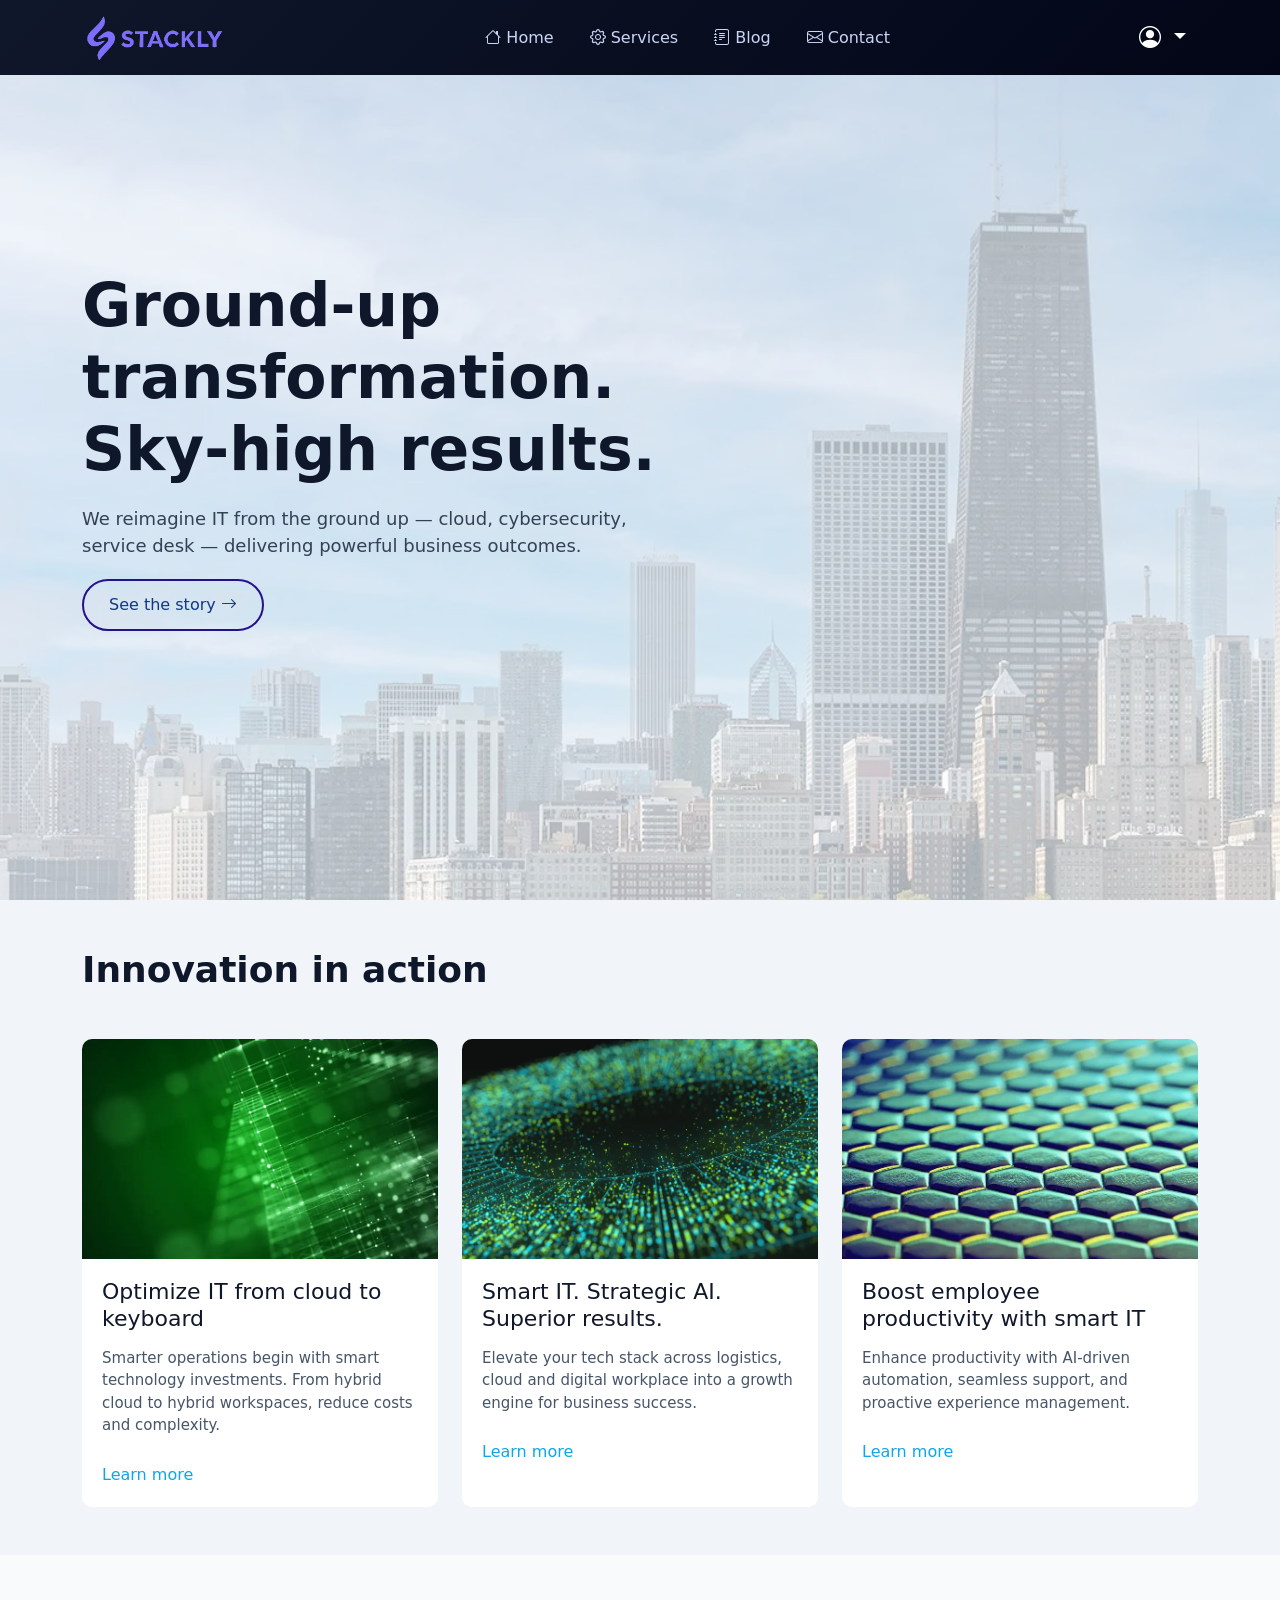
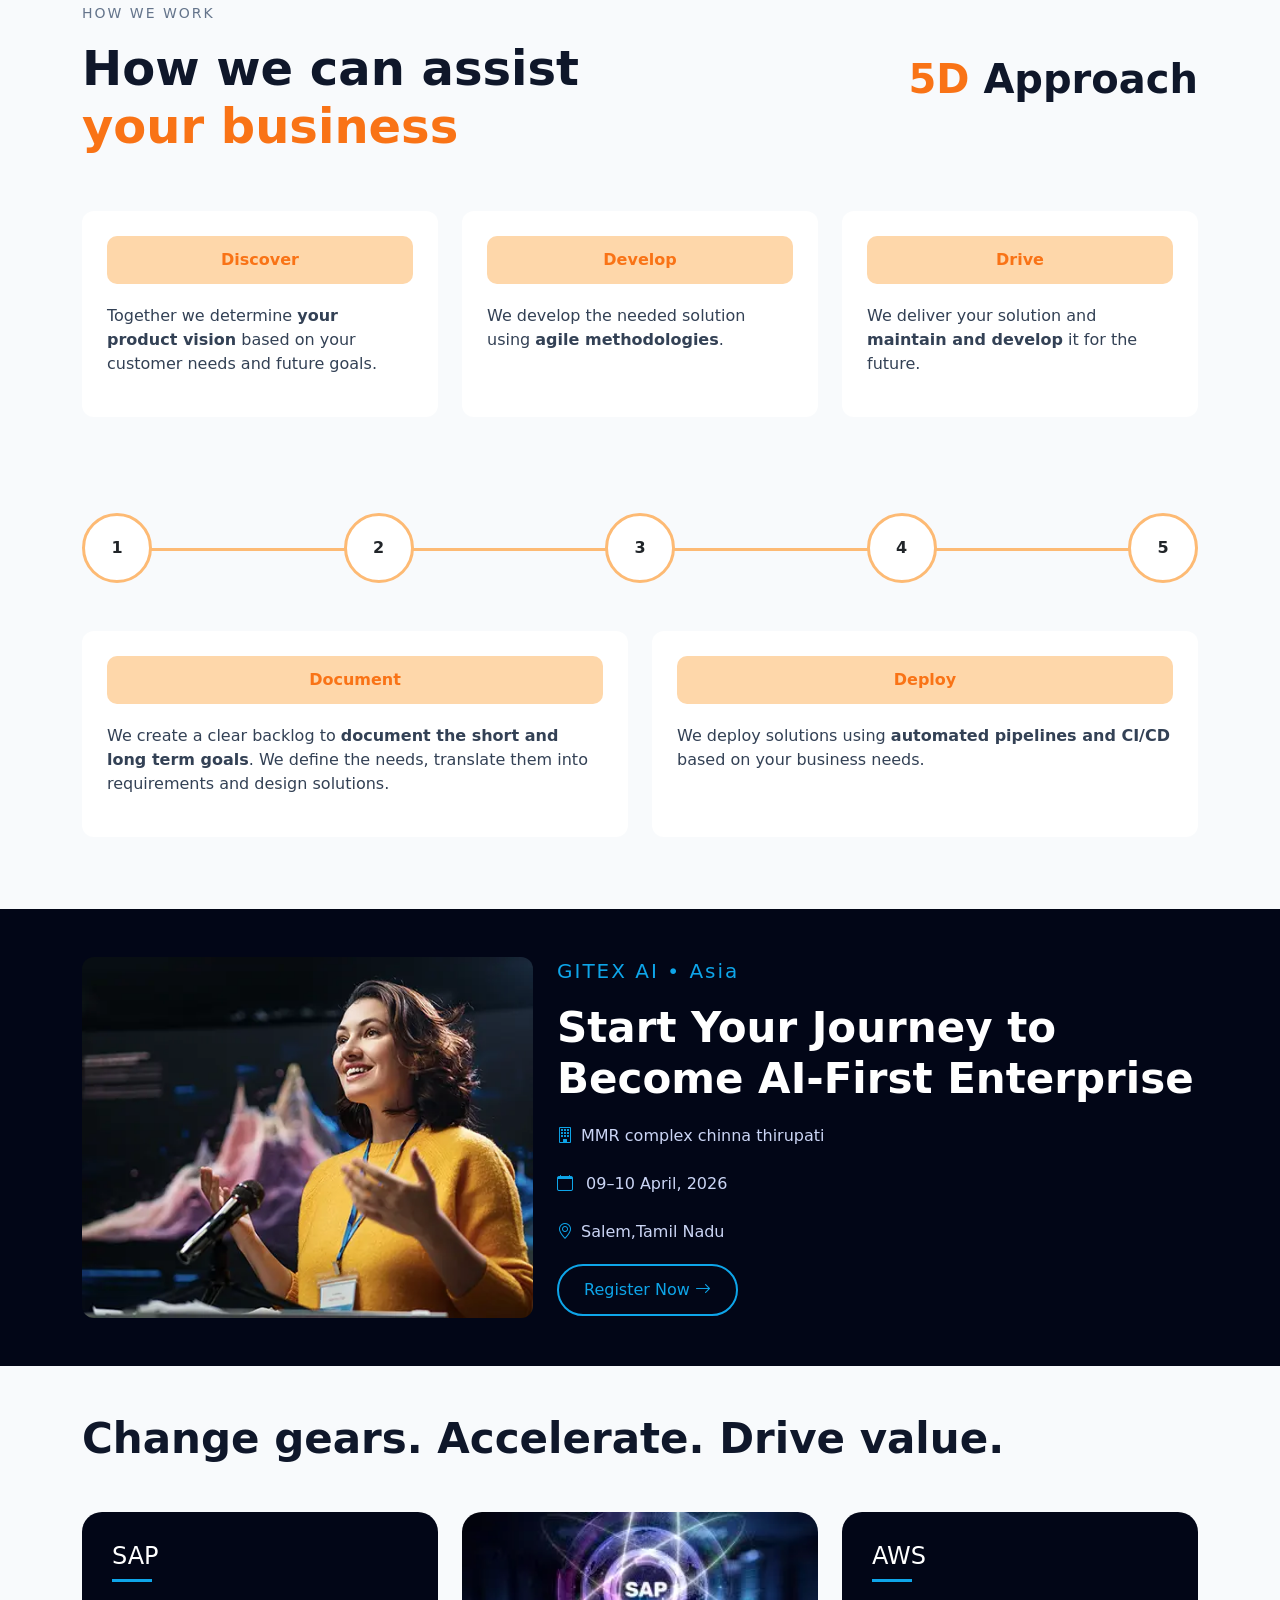
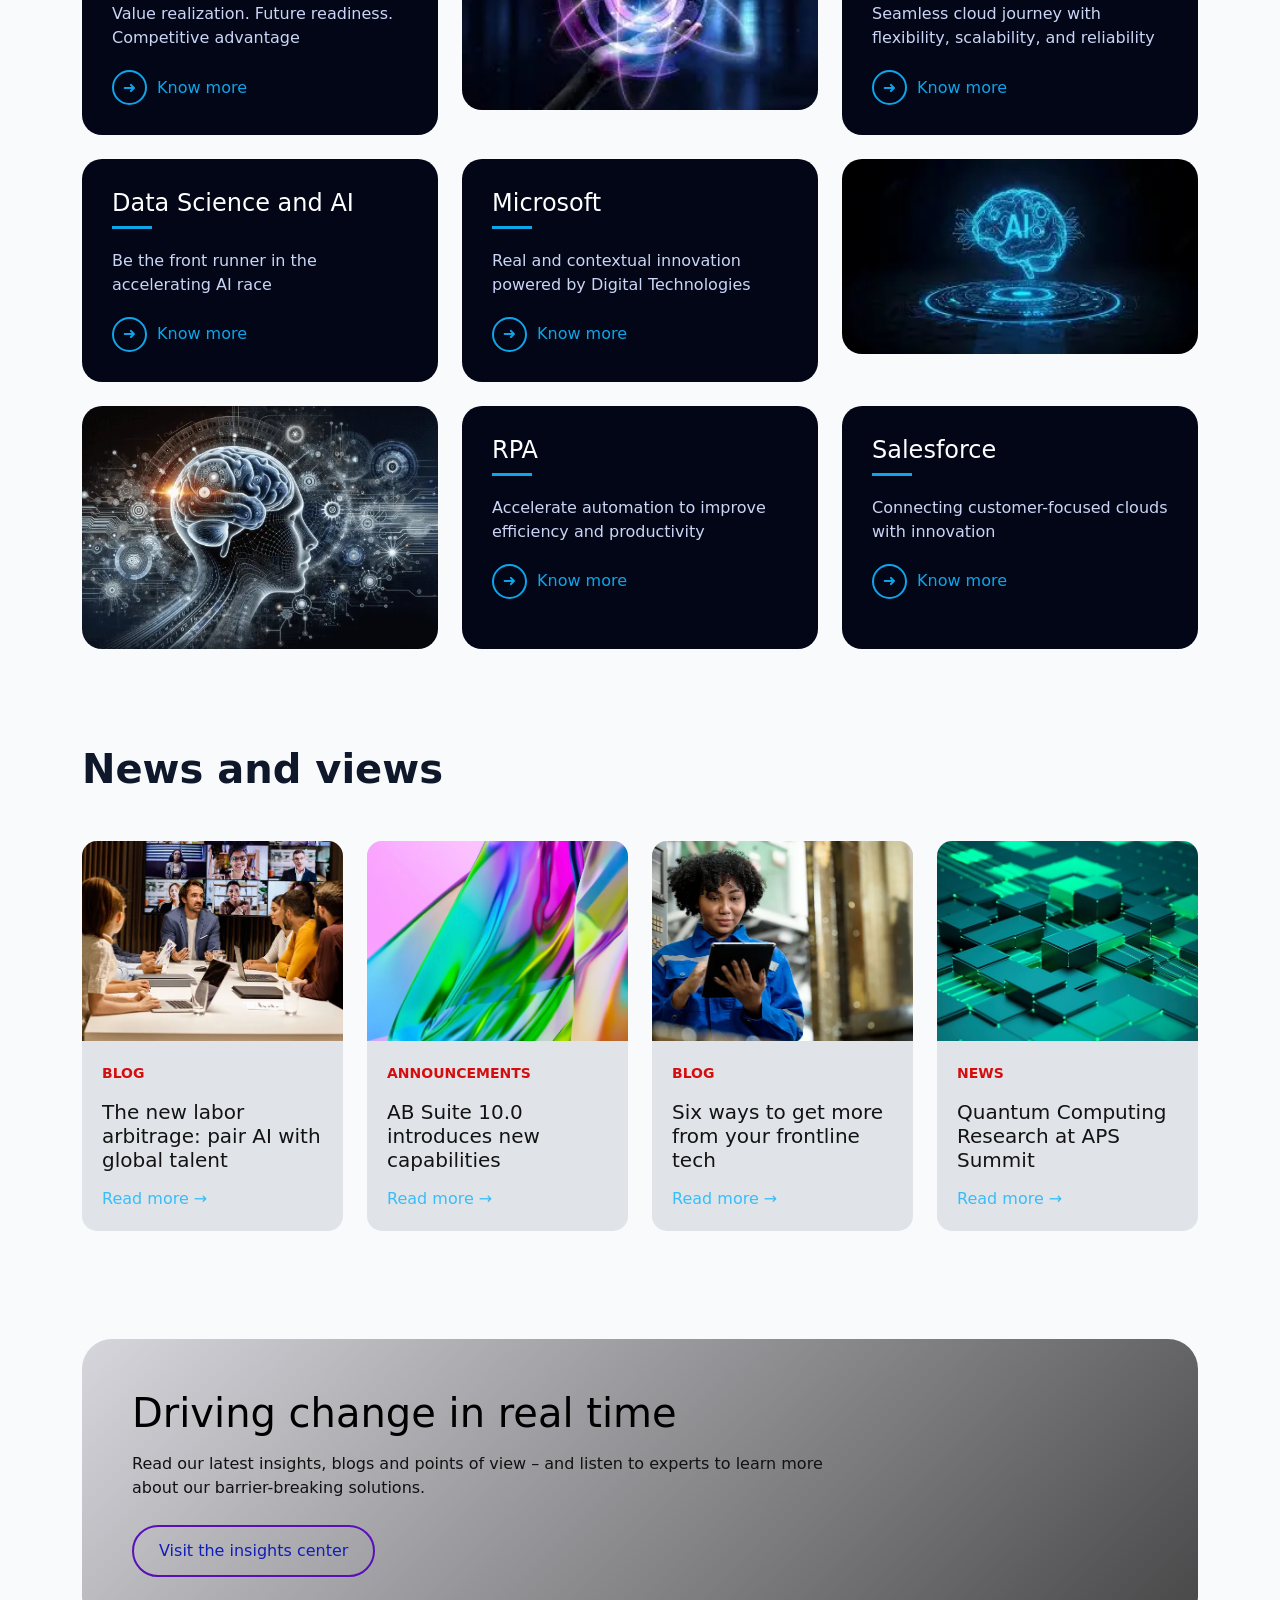
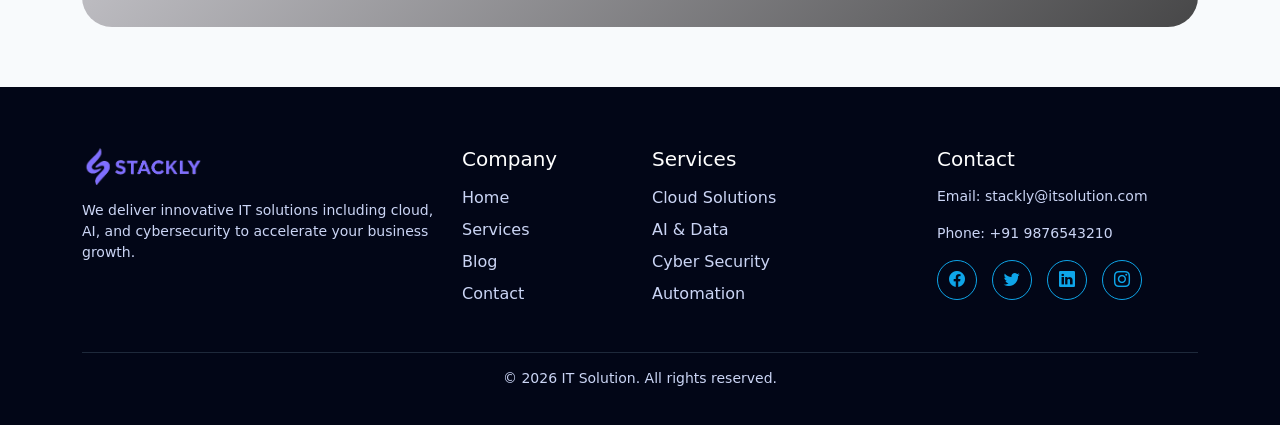
<file: index.html>
<!DOCTYPE html>
<html lang="en">
<head>
  <meta charset="UTF-8">
  <meta name="viewport" content="width=device-width, initial-scale=1.0">

  <title>IT Solution</title>

  <link href="https://cdn.jsdelivr.net/npm/bootstrap@5.3.2/dist/css/bootstrap.min.css" rel="stylesheet">

  <link href="https://cdn.jsdelivr.net/npm/bootstrap-icons@1.11.3/font/bootstrap-icons.css" rel="stylesheet">

  <link rel="stylesheet" href="style.css">
</head>

<body>

<nav class="navbar navbar-expand-lg custom-navbar fixed-top">
  <div class="container">

    <a class="navbar-brand d-flex align-items-center" href="#">
      <img src="Adobe Express - file.png" alt="Logo" class="logo">
     
    </a>
    <button class="navbar-toggler" type="button" data-bs-toggle="collapse" data-bs-target="#navbarNav">
      <i class="bi bi-list"></i>
    </button>
    <div class="collapse navbar-collapse justify-content-between" id="navbarNav">

      <ul class="navbar-nav mx-auto">
        <li class="nav-item">
          <a class="nav-link " href="index.html"><i class="bi bi-house"></i> Home</a>
        </li>

        <li class="nav-item">
          <a class="nav-link" href="service.html"><i class="bi bi-gear"></i> Services</a>
        </li>

        <li class="nav-item">
          <a class="nav-link" href="blog.html"><i class="bi bi-journal-text"></i> Blog</a>
        </li>

        <li class="nav-item">
          <a class="nav-link" href="contact.html"><i class="bi bi-envelope"></i> Contact</a>
        </li>
      </ul>

      <div class="dropdown">
        <button class="btn profile-btn dropdown-toggle" data-bs-toggle="dropdown">
          <i class="bi bi-person-circle"></i>
        </button>

        <ul class="dropdown-menu dropdown-menu-end">
          <li>
            <a class="dropdown-item" href="login.html">
              <i class="bi bi-box-arrow-in-right"></i> Login
            </a>
          </li>
          <li>
            <a class="dropdown-item" href="register.html">
              <i class="bi bi-person-plus"></i> Register
            </a>
          </li>
        </ul>
      </div>

    </div>
  </div>
</nav>
<section class="hero">
  <div class="container">
    <div class="hero-content">
      
      <h1>
        Ground-up <br>
        transformation. <br>
        Sky-high results.
      </h1>

      <p>
        We reimagine IT from the ground up — cloud, cybersecurity, 
        service desk — delivering powerful business outcomes.
      </p>

      <a href="error.html" class="hero-btn">
        See the story <i class="bi bi-arrow-right"></i>
      </a>

    </div>
  </div>
</section>
<section class="innovation-section py-5">
  <div class="container">

    <h2 class="section-title mb-5">Innovation in action</h2>

    <div class="row g-4">

   
      <div class="col-lg-4 col-md-6">
        <div class="custom-card">
          <img src="innov1.webp" alt="IT" class="card-img">

          <div class="card-body">
            <h4>Optimize IT from cloud to keyboard</h4>
            <p>
              Smarter operations begin with smart technology investments.
              From hybrid cloud to hybrid workspaces, reduce costs and complexity.
            </p>
            <a href="error.html">Learn more</a>
          </div>
        </div>
      </div>

     
      <div class="col-lg-4 col-md-6">
        <div class="custom-card">
          <img src="innov2.webp" alt="AI" class="card-img">

          <div class="card-body">
            <h4>Smart IT. Strategic AI. Superior results.</h4>
            <p>
              Elevate your tech stack across logistics, cloud and digital workplace
              into a growth engine for business success.
            </p>
            <a href="error.html">Learn more</a>
          </div>
        </div>
      </div>

      <div class="col-lg-4 col-md-6">
        <div class="custom-card">
          <img src="innov3.webp" alt="Productivity" class="card-img">

          <div class="card-body">
            <h4>Boost employee productivity with smart IT</h4>
            <p>
              Enhance productivity with AI-driven automation, seamless support,
              and proactive experience management.
            </p>
            <a href="error.html">Learn more</a>
          </div>
        </div>
      </div>

    </div>
  </div>
</section>
<section class="work-section py-5">
  <div class="container">

  
    <div class="row align-items-center mb-5">
      <div class="col-lg-8">
        <p class="sub-title">HOW WE WORK</p>
        <h2 class="main-title">
          How we can assist <br>
          <span>your business</span>
        </h2>
      </div>

      <div class="col-lg-4 text-lg-end">
        <h3 class="approach"><span>5D</span> Approach</h3>
      </div>
    </div>

   
    <div class="row g-4">

   
      <div class="col-md-4">
        <div class="work-card">
          <div class="work-box">Discover</div>
          <p>
            Together we determine <b>your product vision</b> based on your
            customer needs and future goals.
          </p>
        </div>
      </div>

      <div class="col-md-4">
        <div class="work-card">
          <div class="work-box">Develop</div>
          <p>
            We develop the needed solution using
            <b>agile methodologies</b>.
          </p>
        </div>
      </div>

    
      <div class="col-md-4">
        <div class="work-card">
          <div class="work-box">Drive</div>
          <p>
            We deliver your solution and
            <b>maintain and develop</b> it for the future.
          </p>
        </div>
      </div>

    </div>

  </div>
</section>
<section class="timeline-section py-5">
  <div class="container">

 
    <div class="timeline-line">
      <div class="circle">1</div>
      <div class="circle">2</div>
      <div class="circle">3</div>
      <div class="circle">4</div>
      <div class="circle">5</div>
    </div>


    <div class="row mt-5">


      <div class="col-md-6 mb-4">
        <div class="timeline-card">
          <div class="timeline-box">Document</div>
          <p>
            We create a clear backlog to <b>document the short and long term goals</b>.
            We define the needs, translate them into requirements and design solutions.
          </p>
        </div>
      </div>

      <div class="col-md-6 mb-4">
        <div class="timeline-card">
          <div class="timeline-box">Deploy</div>
          <p>
            We deploy solutions using <b>automated pipelines and CI/CD</b>
            based on your business needs.
          </p>
        </div>
      </div>

    </div>

  </div>
</section>
<section class="cta-section py-5">
  <div class="container">
    <div class="row align-items-center g-4">

      <div class="col-lg-5">
        <div class="cta-img">
          <img src="itwomen.webp" alt="Event">
        </div>
      </div>

      <div class="col-lg-7">
        <div class="cta-content">

          <h5 class="event-tag">GITEX AI • Asia</h5>

          <h2>
            Start Your Journey to Become AI-First Enterprise
          </h2>

          <p class="cta-info">
            <i class="bi bi-building"></i>MMR complex chinna thirupati <br><br>
            <i class="bi bi-calendar"></i> 09–10 April, 2026 <br><br>
            <i class="bi bi-geo-alt"></i>Salem,Tamil Nadu
          </p>

          <a href="error.html" class="cta-btn">
            Register Now <i class="bi bi-arrow-right"></i>
          </a>

        </div>
      </div>

    </div>
  </div>
</section>
<section class="services-section py-5">
  <div class="container">

    <h2 class="services-title mb-5">
      Change gears. Accelerate. Drive value.
    </h2>

    <div class="row g-4">

      <div class="col-lg-4 col-md-6">
        <div class="service-card">
          <h4>SAP</h4>
          <p>Value realization. Future readiness. Competitive advantage</p>
          <a href="#" class="service-link">
            <span>➜</span> Know more
          </a>
        </div>
      </div>

      <div class="col-lg-4 col-md-6">
        <div class="service-img">
          <img src="sap.webp" alt="">
        </div>
      </div>

      <div class="col-lg-4 col-md-6">
        <div class="service-card">
          <h4>AWS</h4>
          <p>Seamless cloud journey with flexibility, scalability, and reliability</p>
          <a href="error.html" class="service-link">
            <span>➜</span> Know more
          </a>
        </div>
      </div>

      <div class="col-lg-4 col-md-6">
        <div class="service-card">
          <h4>Data Science and AI</h4>
          <p>Be the front runner in the accelerating AI race</p>
          <a href="error.html" class="service-link">
            <span>➜</span> Know more
          </a>
        </div>
      </div>

      <div class="col-lg-4 col-md-6">
        <div class="service-card">
          <h4>Microsoft</h4>
          <p>Real and contextual innovation powered by Digital Technologies</p>
          <a href="error.html" class="service-link">
            <span>➜</span> Know more
          </a>
        </div>
      </div>

      <div class="col-lg-4 col-md-6">
        <div class="service-img">
          <img src="AI.webp" alt="">
        </div>
      </div>

      <div class="col-lg-4 col-md-6">
        <div class="service-img">
          <img src="brain.webp" alt="">
        </div>
      </div>

      <div class="col-lg-4 col-md-6">
        <div class="service-card">
          <h4>RPA</h4>
          <p>Accelerate automation to improve efficiency and productivity</p>
          <a href="error.html" class="service-link">
            <span>➜</span> Know more
          </a>
        </div>
      </div>

      <div class="col-lg-4 col-md-6">
        <div class="service-card">
          <h4>Salesforce</h4>
          <p>Connecting customer-focused clouds with innovation</p>
          <a href="error.html" class="service-link">
            <span>➜</span> Know more
          </a>
        </div>
      </div>

    </div>
  </div>
</section>
<section class="news-section py-5">
  <div class="container">

    <h2 class="news-title mb-5">News and views</h2>

    <div class="row g-4">

     
      <div class="col-lg-3 col-md-6">
        <div class="news-card">
          <img src="news1.webp" alt="">

          <div class="news-content">
            <span class="tag">BLOG</span>
            <h4>
              The new labor arbitrage: pair AI with global talent
            </h4>

            <a href="error.html" class="read-more">
              Read more →
            </a>
          </div>
        </div>
      </div>

  
      <div class="col-lg-3 col-md-6">
        <div class="news-card">
          <img src="news2.webp" alt="">

          <div class="news-content">
            <span class="tag">ANNOUNCEMENTS</span>
            <h4>
              AB Suite 10.0 introduces new capabilities
            </h4>

            <a href="error.html" class="read-more">
              Read more →
            </a>
          </div>
        </div>
      </div>


      <div class="col-lg-3 col-md-6">
        <div class="news-card">
          <img src="news3.webp" alt="">

          <div class="news-content">
            <span class="tag">BLOG</span>
            <h4>
              Six ways to get more from your frontline tech
            </h4>

            <a href="error.html" class="read-more">
              Read more →
            </a>
          </div>
        </div>
      </div>

      <div class="col-lg-3 col-md-6">
        <div class="news-card">
          <img src="news4.webp" alt="">

          <div class="news-content">
            <span class="tag">NEWS</span>
            <h4>
              Quantum Computing Research at APS Summit
            </h4>

            <a href="error.html" class="read-more">
              Read more →
            </a>
          </div>
        </div>
      </div>

    </div>
  </div>
</section>
<section class="insight-section">
  <div class="container">
    <div class="insight-box">

      <h2>Driving change in real time</h2>

      <p>
        Read our latest insights, blogs and points of view – and listen to experts 
        to learn more about our barrier-breaking solutions.
      </p>

      <a href="error.html" class="insight-btn">
        Visit the insights center
      </a>

    </div>
  </div>
</section>
<footer class="footer-section">
  <div class="container">
    <div class="row g-4">

    
      <div class="col-lg-4 col-md-6">
        <div class="footer-brand">
          <img src="Adobe Express - file.png" alt="Logo" class="footer-logo">
          <p>
            We deliver innovative IT solutions including cloud, AI, and cybersecurity 
            to accelerate your business growth.
          </p>
        </div>
      </div>

      <div class="col-lg-2 col-md-6">
        <h5>Company</h5>
        <ul>
          <li><a href="error.html">Home</a></li>
          <li><a href="error.html">Services</a></li>
          <li><a href="error.html">Blog</a></li>
          <li><a href="error.html">Contact</a></li>
        </ul>
      </div>

      
      <div class="col-lg-3 col-md-6">
        <h5>Services</h5>
        <ul>
          <li><a href="error.html">Cloud Solutions</a></li>
          <li><a href="error.html">AI & Data</a></li>
          <li><a href="error.html">Cyber Security</a></li>
          <li><a href="error.html">Automation</a></li>
        </ul>
      </div>

      
      <div class="col-lg-3 col-md-6">
        <h5>Contact</h5>
        <p>Email: stackly@itsolution.com</p>
        <p>Phone: +91 9876543210</p>

        <div class="social-icons">
          <a href="error.html"><i class="bi bi-facebook"></i></a>
          <a href="error.html"><i class="bi bi-twitter"></i></a>
          <a href="error.html"><i class="bi bi-linkedin"></i></a>
          <a href="error.html"><i class="bi bi-instagram"></i></a>
        </div>
      </div>

    </div>

    <div class="footer-bottom">
      <p>&copy; 2026 IT Solution. All rights reserved.</p>
    </div>
  </div>
</footer>

<script src="https://cdn.jsdelivr.net/npm/bootstrap@5.3.2/dist/js/bootstrap.bundle.min.js"></script>

</body>
</html>
</file>
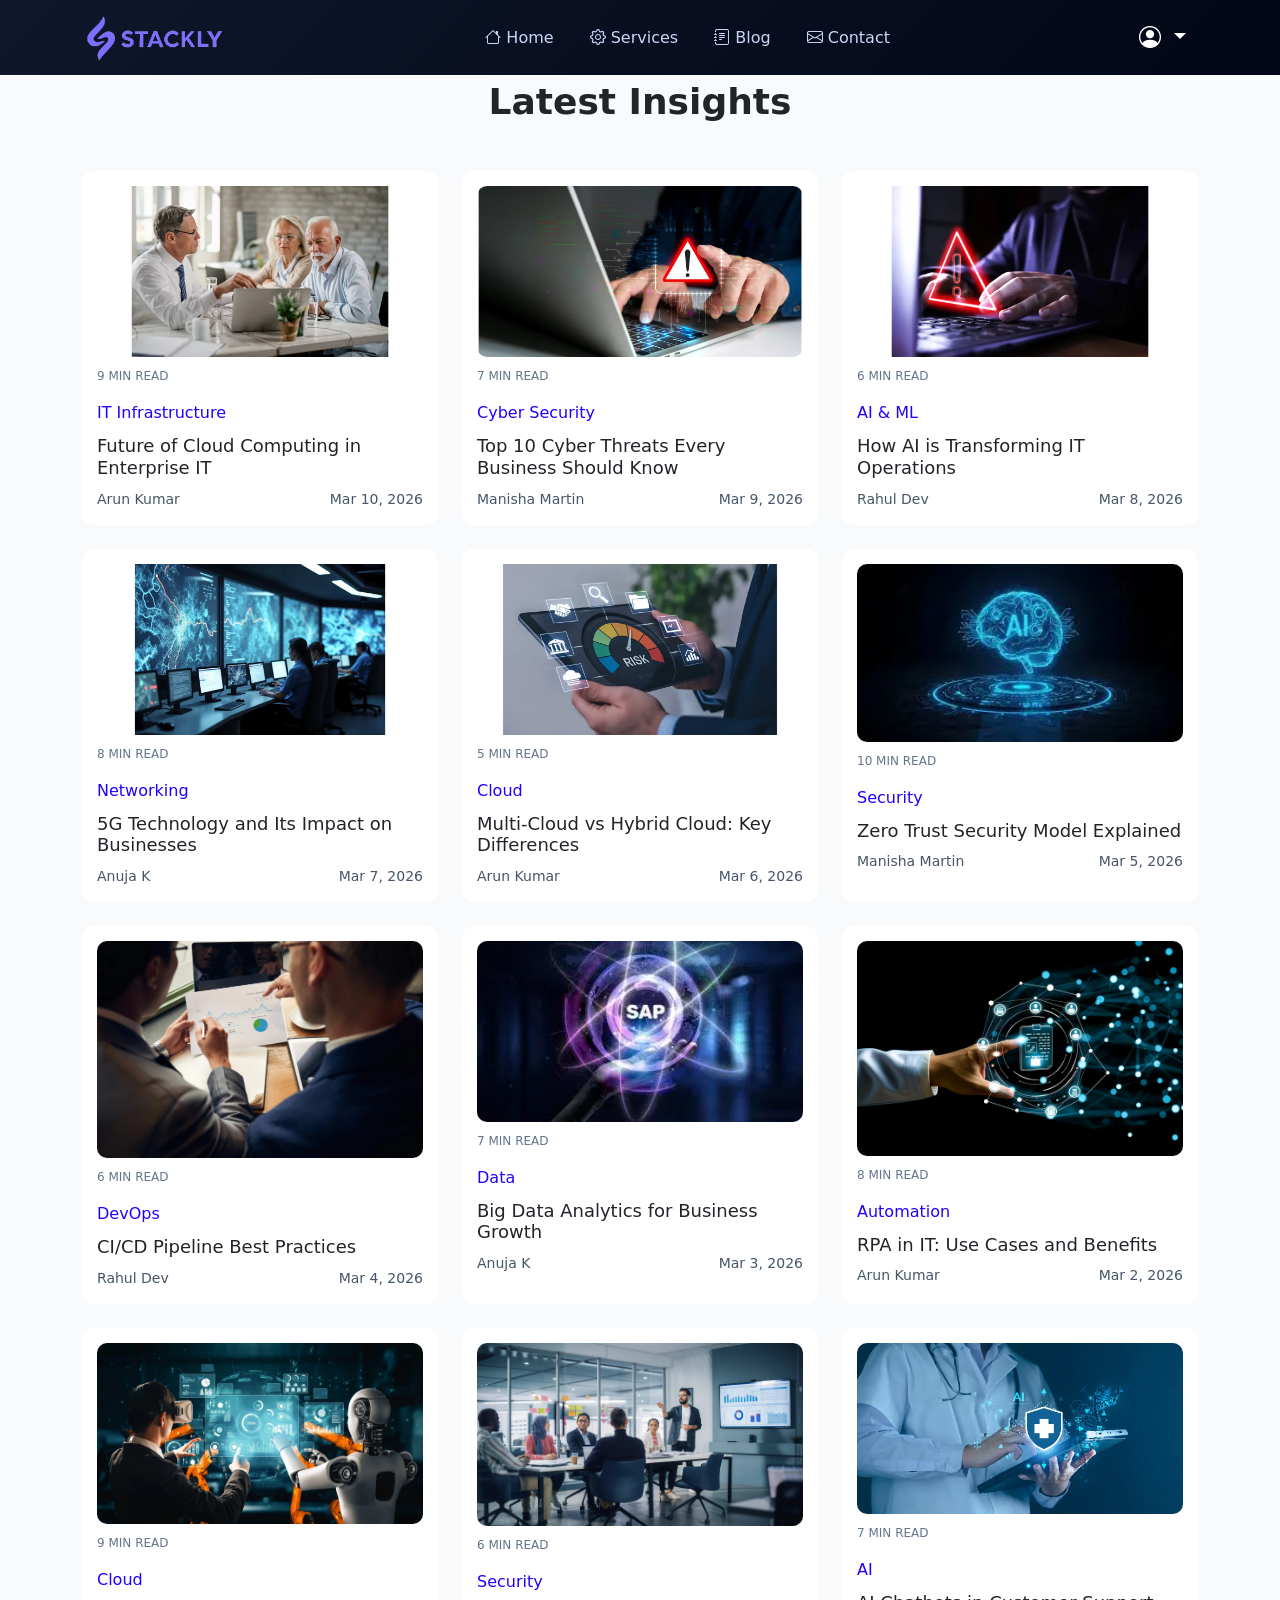
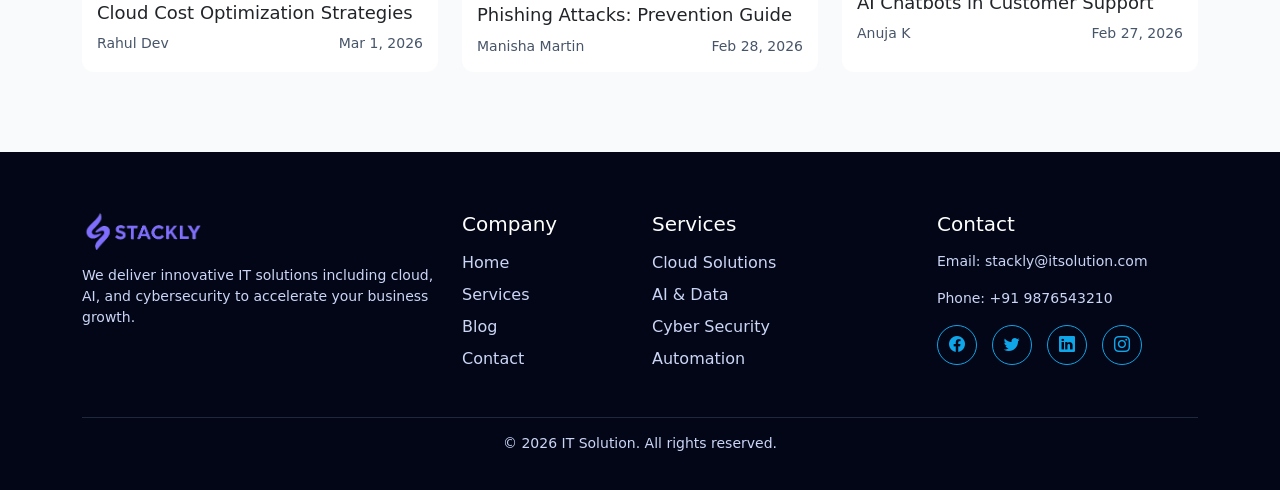
<file: blog.html>
<!DOCTYPE html>
<html lang="en">
<head>
  <meta charset="UTF-8">
  <meta name="viewport" content="width=device-width, initial-scale=1.0">

  <title>IT Solution</title>

  <link href="https://cdn.jsdelivr.net/npm/bootstrap@5.3.2/dist/css/bootstrap.min.css" rel="stylesheet">

  <link href="https://cdn.jsdelivr.net/npm/bootstrap-icons@1.11.3/font/bootstrap-icons.css" rel="stylesheet">

  <link rel="stylesheet" href="blog.css">
</head>

<body>

<nav class="navbar navbar-expand-lg custom-navbar fixed-top">
  <div class="container">

    <a class="navbar-brand d-flex align-items-center" href="#">
      <img src="Adobe Express - file.png" alt="Logo" class="logo">
     
    </a>
    <button class="navbar-toggler" type="button" data-bs-toggle="collapse" data-bs-target="#navbarNav">
      <i class="bi bi-list"></i>
    </button>
    <div class="collapse navbar-collapse justify-content-between" id="navbarNav">

      <ul class="navbar-nav mx-auto">
        <li class="nav-item">
          <a class="nav-link " href="index.html"><i class="bi bi-house"></i> Home</a>
        </li>

        <li class="nav-item">
          <a class="nav-link" href="service.html"><i class="bi bi-gear"></i> Services</a>
        </li>

        <li class="nav-item">
          <a class="nav-link" href="blog.html"><i class="bi bi-journal-text"></i> Blog</a>
        </li>

        <li class="nav-item">
          <a class="nav-link" href="contact.html"><i class="bi bi-envelope"></i> Contact</a>
        </li>
      </ul>

      <div class="dropdown">
        <button class="btn profile-btn dropdown-toggle" data-bs-toggle="dropdown">
          <i class="bi bi-person-circle"></i>
        </button>

        <ul class="dropdown-menu dropdown-menu-end">
          <li>
            <a class="dropdown-item" href="login.html">
              <i class="bi bi-box-arrow-in-right"></i> Login
            </a>
          </li>
          <li>
            <a class="dropdown-item" href="register.html">
              <i class="bi bi-person-plus"></i> Register
            </a>
          </li>
        </ul>
      </div>

    </div>
  </div>
</nav>
<section class="blog">
  <div class="container">

    <h2 class="blog-title text-center">Latest Insights</h2>

    <div class="row g-4 mt-4">

      
      <div class="col-lg-4 col-md-6">
        <div class="blog-card">
          <img src="blogitservice1.webp">
          <p class="read">9 MIN READ</p>
          <span class="category">IT Infrastructure</span>
          <h4>Future of Cloud Computing in Enterprise IT</h4>
          <div class="meta">
            <span>Arun Kumar</span>
            <span>Mar 10, 2026</span>
          </div>
        </div>
      </div>

    
      <div class="col-lg-4 col-md-6">
        <div class="blog-card">
          <img src="Blogitservice2.webp">
          <p class="read">7 MIN READ</p>
          <span class="category">Cyber Security</span>
          <h4>Top 10 Cyber Threats Every Business Should Know</h4>
          <div class="meta">
            <span>Manisha Martin</span>
            <span>Mar 9, 2026</span>
          </div>
        </div>
      </div>

  
      <div class="col-lg-4 col-md-6">
        <div class="blog-card">
          <img src="blogitservice3.webp">
          <p class="read">6 MIN READ</p>
          <span class="category">AI & ML</span>
          <h4>How AI is Transforming IT Operations</h4>
          <div class="meta">
            <span>Rahul Dev</span>
            <span>Mar 8, 2026</span>
          </div>
        </div>
      </div>


      <div class="col-lg-4 col-md-6">
        <div class="blog-card">
          <img src="blogitservice4.webp">
          <p class="read">8 MIN READ</p>
          <span class="category">Networking</span>
          <h4>5G Technology and Its Impact on Businesses</h4>
          <div class="meta">
            <span>Anuja K</span>
            <span>Mar 7, 2026</span>
          </div>
        </div>
      </div>


      <div class="col-lg-4 col-md-6">
        <div class="blog-card">
          <img src="blogitservice5.webp">
          <p class="read">5 MIN READ</p>
          <span class="category">Cloud</span>
          <h4>Multi-Cloud vs Hybrid Cloud: Key Differences</h4>
          <div class="meta">
            <span>Arun Kumar</span>
            <span>Mar 6, 2026</span>
          </div>
        </div>
      </div>

      <div class="col-lg-4 col-md-6">
        <div class="blog-card">
          <img src="AI.webp">
          <p class="read">10 MIN READ</p>
          <span class="category">Security</span>
          <h4>Zero Trust Security Model Explained</h4>
          <div class="meta">
            <span>Manisha Martin</span>
            <span>Mar 5, 2026</span>
          </div>
        </div>
      </div>

      <div class="col-lg-4 col-md-6">
        <div class="blog-card">
          <img src="blogitservice7.webp">
          <p class="read">6 MIN READ</p>
          <span class="category">DevOps</span>
          <h4>CI/CD Pipeline Best Practices</h4>
          <div class="meta">
            <span>Rahul Dev</span>
            <span>Mar 4, 2026</span>
          </div>
        </div>
      </div>

    
      <div class="col-lg-4 col-md-6">
        <div class="blog-card">
          <img src="sap.webp">
          <p class="read">7 MIN READ</p>
          <span class="category">Data</span>
          <h4>Big Data Analytics for Business Growth</h4>
          <div class="meta">
            <span>Anuja K</span>
            <span>Mar 3, 2026</span>
          </div>
        </div>
      </div>

     
      <div class="col-lg-4 col-md-6">
        <div class="blog-card">
          <img src="blogitservice9.webp">
          <p class="read">8 MIN READ</p>
          <span class="category">Automation</span>
          <h4>RPA in IT: Use Cases and Benefits</h4>
          <div class="meta">
            <span>Arun Kumar</span>
            <span>Mar 2, 2026</span>
          </div>
        </div>
      </div>

      <div class="col-lg-4 col-md-6">
        <div class="blog-card">
          <img src="blogitservice10.webp">
          <p class="read">9 MIN READ</p>
          <span class="category">Cloud</span>
          <h4>Cloud Cost Optimization Strategies</h4>
          <div class="meta">
            <span>Rahul Dev</span>
            <span>Mar 1, 2026</span>
          </div>
        </div>
      </div>

    
      <div class="col-lg-4 col-md-6">
        <div class="blog-card">
          <img src="blogitservice11.webp">
          <p class="read">6 MIN READ</p>
          <span class="category">Security</span>
          <h4>Phishing Attacks: Prevention Guide</h4>
          <div class="meta">
            <span>Manisha Martin</span>
            <span>Feb 28, 2026</span>
          </div>
        </div>
      </div>

      <div class="col-lg-4 col-md-6">
        <div class="blog-card">
          <img src="blogitservice12.webp">
          <p class="read">7 MIN READ</p>
          <span class="category">AI</span>
          <h4>AI Chatbots in Customer Support</h4>
          <div class="meta">
            <span>Anuja K</span>
            <span>Feb 27, 2026</span>
          </div>
        </div>
      </div>

    </div>
  </div>
</section>
<footer class="footer-section">
  <div class="container">
    <div class="row g-4">

    
      <div class="col-lg-4 col-md-6">
        <div class="footer-brand">
          <img src="Adobe Express - file.png" alt="Logo" class="footer-logo">
          <p>
            We deliver innovative IT solutions including cloud, AI, and cybersecurity 
            to accelerate your business growth.
          </p>
        </div>
      </div>

      <div class="col-lg-2 col-md-6">
        <h5>Company</h5>
        <ul>
          <li><a href="error.html">Home</a></li>
          <li><a href="error.html">Services</a></li>
          <li><a href="error.html">Blog</a></li>
          <li><a href="error.html">Contact</a></li>
        </ul>
      </div>

      
      <div class="col-lg-3 col-md-6">
        <h5>Services</h5>
        <ul>
          <li><a href="error.html">Cloud Solutions</a></li>
          <li><a href="error.html">AI & Data</a></li>
          <li><a href="error.html">Cyber Security</a></li>
          <li><a href="error.html">Automation</a></li>
        </ul>
      </div>

      
      <div class="col-lg-3 col-md-6">
        <h5>Contact</h5>
        <p>Email: stackly@itsolution.com</p>
        <p>Phone: +91 9876543210</p>

        <div class="social-icons">
          <a href="error.html"><i class="bi bi-facebook"></i></a>
          <a href="error.html"><i class="bi bi-twitter"></i></a>
          <a href="error.html"><i class="bi bi-linkedin"></i></a>
          <a href="error.html"><i class="bi bi-instagram"></i></a>
        </div>
      </div>

    </div>

    <div class="footer-bottom">
      <p>&copy; 2026 IT Solution. All rights reserved.</p>
    </div>
  </div>
</footer>
<script src="https://cdn.jsdelivr.net/npm/bootstrap@5.3.2/dist/js/bootstrap.bundle.min.js"></script>
</body>
</html>
</file>
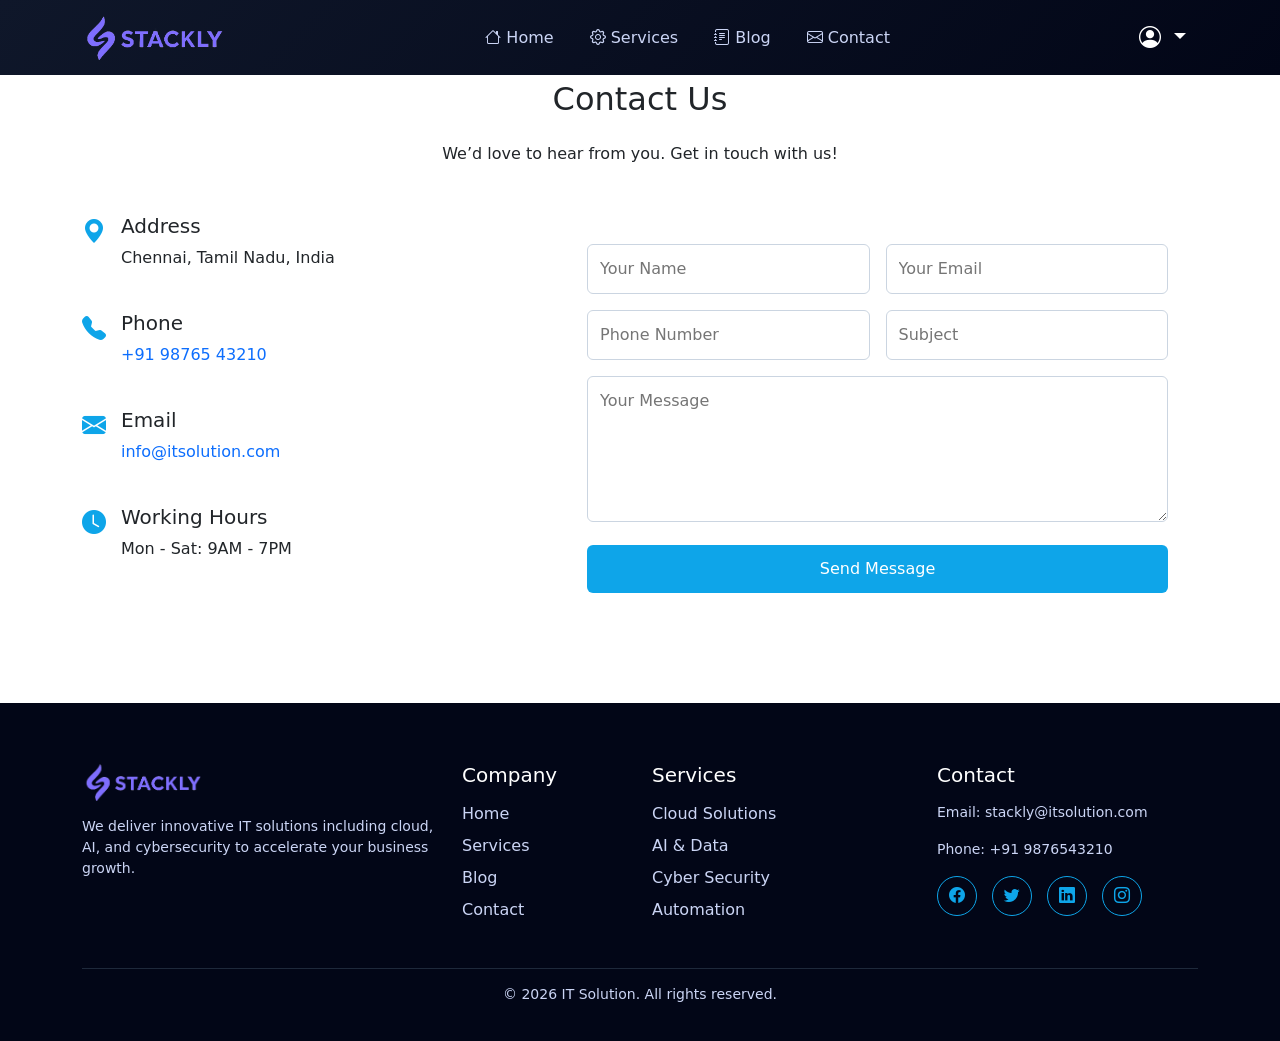
<file: contact.html>
<!DOCTYPE html>
<html lang="en">
<head>
  <meta charset="UTF-8">
  <meta name="viewport" content="width=device-width, initial-scale=1.0">

  <title>IT Solution</title>

  <link href="https://cdn.jsdelivr.net/npm/bootstrap@5.3.2/dist/css/bootstrap.min.css" rel="stylesheet">

  <link href="https://cdn.jsdelivr.net/npm/bootstrap-icons@1.11.3/font/bootstrap-icons.css" rel="stylesheet">

  <link rel="stylesheet" href="contact.css">
</head>

<body>

<nav class="navbar navbar-expand-lg custom-navbar fixed-top">
  <div class="container">

    <a class="navbar-brand d-flex align-items-center" href="#">
      <img src="Adobe Express - file.png" alt="Logo" class="logo">
     
    </a>
    <button class="navbar-toggler" type="button" data-bs-toggle="collapse" data-bs-target="#navbarNav">
      <i class="bi bi-list"></i>
    </button>
    <div class="collapse navbar-collapse justify-content-between" id="navbarNav">

      <ul class="navbar-nav mx-auto">
        <li class="nav-item">
          <a class="nav-link " href="index.html"><i class="bi bi-house"></i> Home</a>
        </li>

        <li class="nav-item">
          <a class="nav-link" href="service.html"><i class="bi bi-gear"></i> Services</a>
        </li>

        <li class="nav-item">
          <a class="nav-link" href="blog.html"><i class="bi bi-journal-text"></i> Blog</a>
        </li>

        <li class="nav-item">
          <a class="nav-link" href="contact.html"><i class="bi bi-envelope"></i> Contact</a>
        </li>
      </ul>

      <div class="dropdown">
        <button class="btn profile-btn dropdown-toggle" data-bs-toggle="dropdown">
          <i class="bi bi-person-circle"></i>
        </button>

        <ul class="dropdown-menu dropdown-menu-end">
          <li>
            <a class="dropdown-item" href="login.html">
              <i class="bi bi-box-arrow-in-right"></i> Login
            </a>
          </li>
          <li>
            <a class="dropdown-item" href="register.html">
              <i class="bi bi-person-plus"></i> Register
            </a>
          </li>
        </ul>
      </div>

    </div>
  </div>
</nav>
<section class="contact">
  <div class="container">

    <h2 class="text-center mb-4">Contact Us</h2>
    <p class="text-center mb-5">We’d love to hear from you. Get in touch with us!</p>

    <div class="row g-4">

      <div class="col-lg-5">
        <div class="contact-info">

          <div class="info-box">
            <i class="bi bi-geo-alt-fill"></i>
            <div>
              <h5>Address</h5>
              <p>Chennai, Tamil Nadu, India</p>
            </div>
          </div>

          <div class="info-box">
            <i class="bi bi-telephone-fill"></i>
            <div>
              <h5>Phone</h5>
              <p><a href="error.html">+91 98765 43210</a></p>
            </div>
          </div>

          <div class="info-box">
            <i class="bi bi-envelope-fill"></i>
            <div>
              <h5>Email</h5>
              <p><a href="error.html">info@itsolution.com</a></p>
            </div>
          </div>

          <div class="info-box">
            <i class="bi bi-clock-fill"></i>
            <div>
              <h5>Working Hours</h5>
              <p>Mon - Sat: 9AM - 7PM</p>
            </div>
          </div>

         
        </div>
      </div>

   
      <div class="col-lg-7">
        <form class="contact-form" action="error.html">

          <div class="row g-3">

            <div class="col-md-6">
              <input type="text" placeholder="Your Name" required>
            </div>

            <div class="col-md-6">
              <input type="email" placeholder="Your Email" required>
            </div>

            <div class="col-md-6">
              <input type="text" placeholder="Phone Number" required>
            </div>

            <div class="col-md-6">
              <input type="text" placeholder="Subject" required>
            </div>

            <div class="col-12">
              <textarea rows="5" placeholder="Your Message" required></textarea>
            </div>

            <div class="col-12">
              <button type="submit">Send Message</button>
            </div>

          </div>

        </form>
      </div>

    </div>
  </div>
</section>
<footer class="footer-section">
  <div class="container">
    <div class="row g-4">

    
      <div class="col-lg-4 col-md-6">
        <div class="footer-brand">
          <img src="Adobe Express - file.png" alt="Logo" class="footer-logo">
          <p>
            We deliver innovative IT solutions including cloud, AI, and cybersecurity 
            to accelerate your business growth.
          </p>
        </div>
      </div>

      <div class="col-lg-2 col-md-6">
        <h5>Company</h5>
        <ul>
          <li><a href="error.html">Home</a></li>
          <li><a href="error.html">Services</a></li>
          <li><a href="error.html">Blog</a></li>
          <li><a href="error.html">Contact</a></li>
        </ul>
      </div>

      
      <div class="col-lg-3 col-md-6">
        <h5>Services</h5>
        <ul>
          <li><a href="error.html">Cloud Solutions</a></li>
          <li><a href="error.html">AI & Data</a></li>
          <li><a href="error.html">Cyber Security</a></li>
          <li><a href="error.html">Automation</a></li>
        </ul>
      </div>

      
      <div class="col-lg-3 col-md-6">
        <h5>Contact</h5>
        <p>Email: stackly@itsolution.com</p>
        <p>Phone: +91 9876543210</p>

        <div class="social-icons">
          <a href="error.html"><i class="bi bi-facebook"></i></a>
          <a href="error.html"><i class="bi bi-twitter"></i></a>
          <a href="error.html"><i class="bi bi-linkedin"></i></a>
          <a href="error.html"><i class="bi bi-instagram"></i></a>
        </div>
      </div>

    </div>

    <div class="footer-bottom">
      <p>&copy; 2026 IT Solution. All rights reserved.</p>
    </div>
  </div>
</footer>
<script src="https://cdn.jsdelivr.net/npm/bootstrap@5.3.2/dist/js/bootstrap.bundle.min.js"></script>
</body>
</html>
</file>
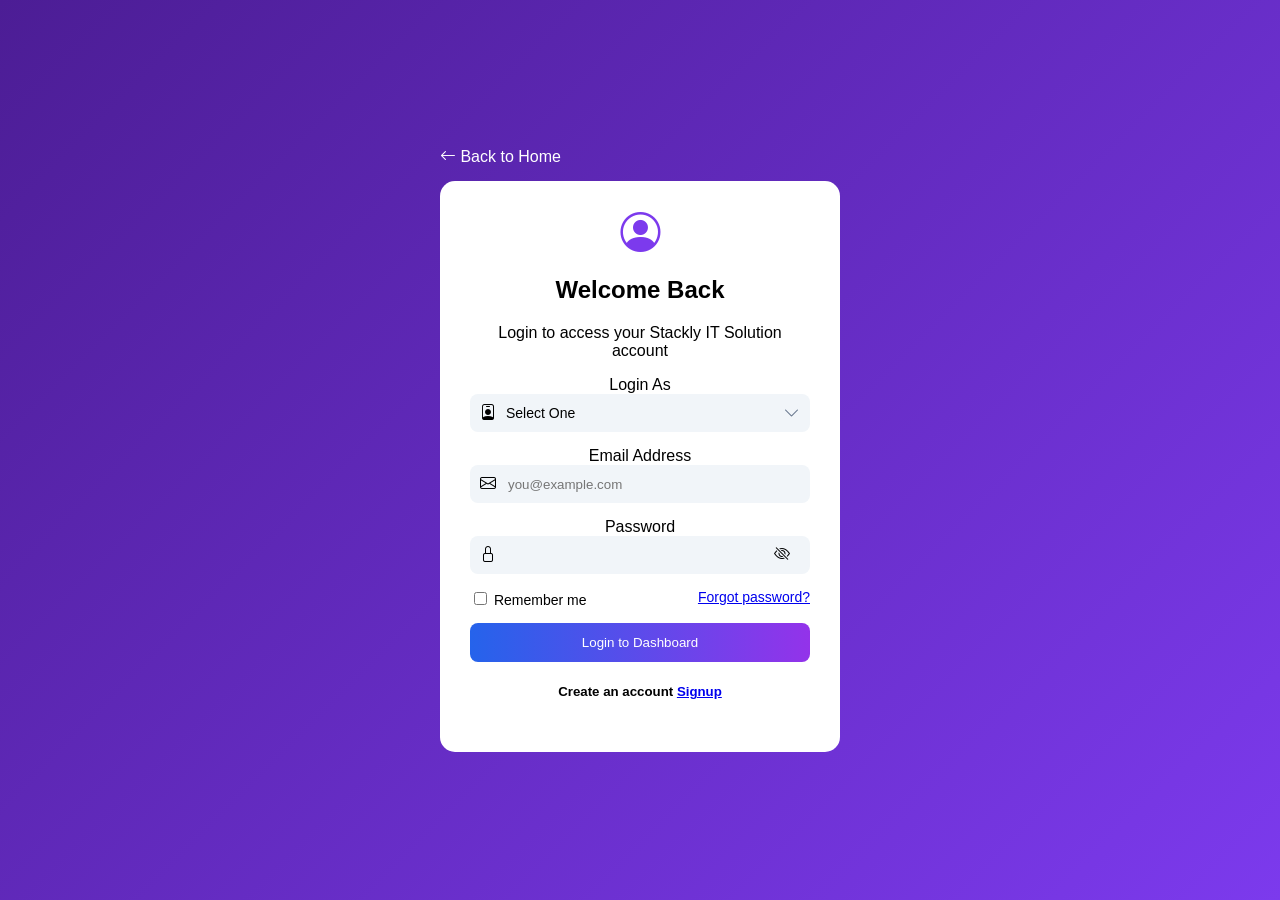
<file: login.html>
<!DOCTYPE html>
<html lang="en">
<head>
<meta charset="UTF-8">
<meta name="viewport" content="width=device-width, initial-scale=1.0">
<title>Login  IT Solution</title>

<link rel="stylesheet" href="login.css">
<link rel="stylesheet" href="https://cdn.jsdelivr.net/npm/bootstrap-icons@1.10.5/font/bootstrap-icons.css">
</head>

<body>

<div class="login-container">

 
  <a href="index.html" class="back-btn">
    <i class="bi bi-arrow-left"></i> Back to Home
  </a>

  <div class="login-card">

    <div class="icon">
      <i class="bi bi-person-circle"></i>
    </div>

    <h2>Welcome Back</h2>
    <p>Login to access your Stackly IT Solution account</p>
     <form onsubmit="login(event)">
   <label>Login As</label>

<div class="input-box select-box">
  <i class="bi bi-person-badge"></i>
  
  <select id="role" required>
    <option value="" disabled selected >Select One</option>
    <option value="admin">Admin</option>
    <option value="user">User</option>
  </select>
</div>
    
    <label>Email Address</label>
    <div class="input-box" >
      <i class="bi bi-envelope"></i>
      <input type="email" id="email" placeholder="you@example.com" required>
    </div>

    <label>Password</label>
    <div class="input-box">
      <i class="bi bi-lock"></i>
      <input type="password" id="password" required>
      <i class="bi bi-eye-slash toggle" onclick="togglePassword()"></i>
    </div>

 
    <div class="options">
      <label><input type="checkbox" required> Remember me</label>
      <a href="error.html">Forgot password?</a>
    </div>


    <button onclick="login()">Login to Dashboard</button>
    <h5>Create an account  <a href="register.html">Signup</a></h5>
  </form>

  </div>

</div>

<script >
 
function togglePassword() {
  const password = document.getElementById("password");
  const icon = document.querySelector(".toggle");

  if (password.type === "password") {
    password.type = "text";
    icon.classList.replace("bi-eye-slash","bi-eye");
  } else {
    password.type = "password";
    icon.classList.replace("bi-eye","bi-eye-slash");
  }
}

function login(e) {
  e.preventDefault(); 

  const role = document.getElementById("role").value;
  const email = document.getElementById("email").value;

 
  if (role === "" || email === "") {
    alert("Please fill all fields");
    return;
  }

  localStorage.setItem("userEmail", email);
  localStorage.setItem("userRole", role);

  if (role === "admin") {
    window.location.href = "admin.html";
  } else {
    window.location.href = "User.html";
  }
}
</script>

</body>
</html>
</file>
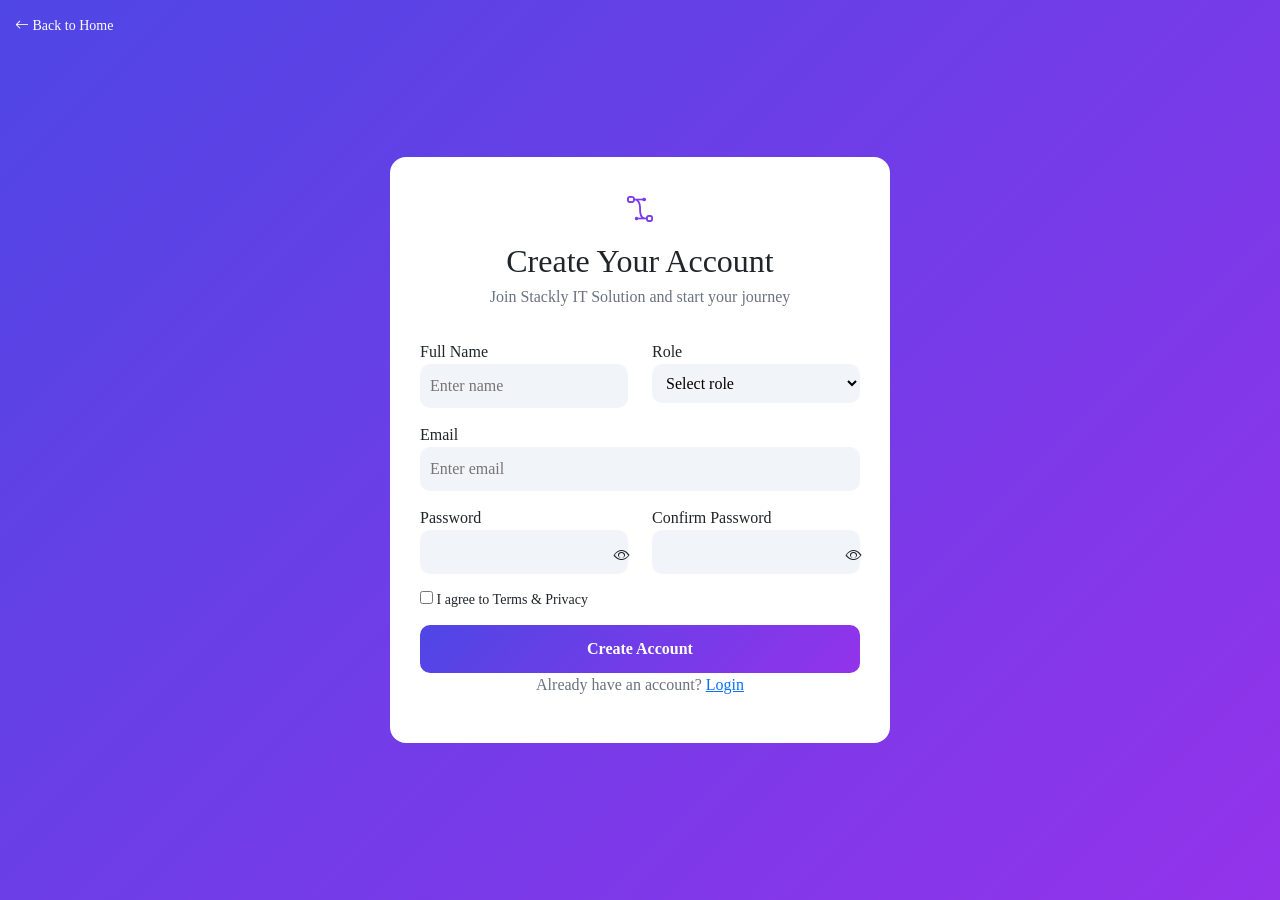
<file: register.html>
<!DOCTYPE html>
<html lang="en">
<head>
<meta charset="UTF-8">
<meta name="viewport" content="width=device-width, initial-scale=1.0">
<title>Register</title>

<link href="https://cdn.jsdelivr.net/npm/bootstrap@5.3.0/dist/css/bootstrap.min.css" rel="stylesheet">
<link rel="stylesheet" href="https://cdn.jsdelivr.net/npm/bootstrap-icons@1.10.5/font/bootstrap-icons.css">

<link rel="stylesheet" href="register.css">
</head>

<body>

<div class="container-box">

  <a href="index.html" class="back">
    <i class="bi bi-arrow-left"></i> Back to Home
  </a>

  <div class="card-box">

    <div class="logo">
      <i class="bi bi-bezier2"></i>
    </div>

    <h2>Create Your Account</h2>
    <p>Join Stackly IT Solution and start your journey</p>

    <form id="registerForm">

      <div class="row">
        <div class="col-md-6 input-box">
          <label>Full Name</label>
          <input type="text" placeholder="Enter name" required>
        </div>

        <div class="col-md-6 input-box">
          <label>Role</label>
          <select required>
            <option  disabled selected="">Select role</option>
            <option>Admin</option>
            <option>User</option>
          </select>
        </div>
      </div>

      <div class="input-box">
        <label>Email</label>
        <input type="email" placeholder="Enter email" required>
      </div>

   

      <div class="row">
        <div class="col-md-6 input-box password-box">
          <label>Password</label>
          <input type="password" id="password" required>
          <i class="bi bi-eye" onclick="togglePassword('password', this)"></i>
        </div>

        <div class="col-md-6 input-box password-box">
          <label>Confirm Password</label>
          <input type="password" id="confirmPassword" required>
          <i class="bi bi-eye" onclick="togglePassword('confirmPassword', this)"></i>
        </div>
      </div>

      <div class="check">
        <input type="checkbox" required>
        <label>I agree to Terms & Privacy</label>
      </div>

      <button type="submit" class="btn-submit">Create Account</button>

    </form>

    <p class="login-link">
      Already have an account? <a href="login.html">Login</a>
    </p>

  </div>
</div>

<script src="register.js"></script>
</body>
</html>
</file>
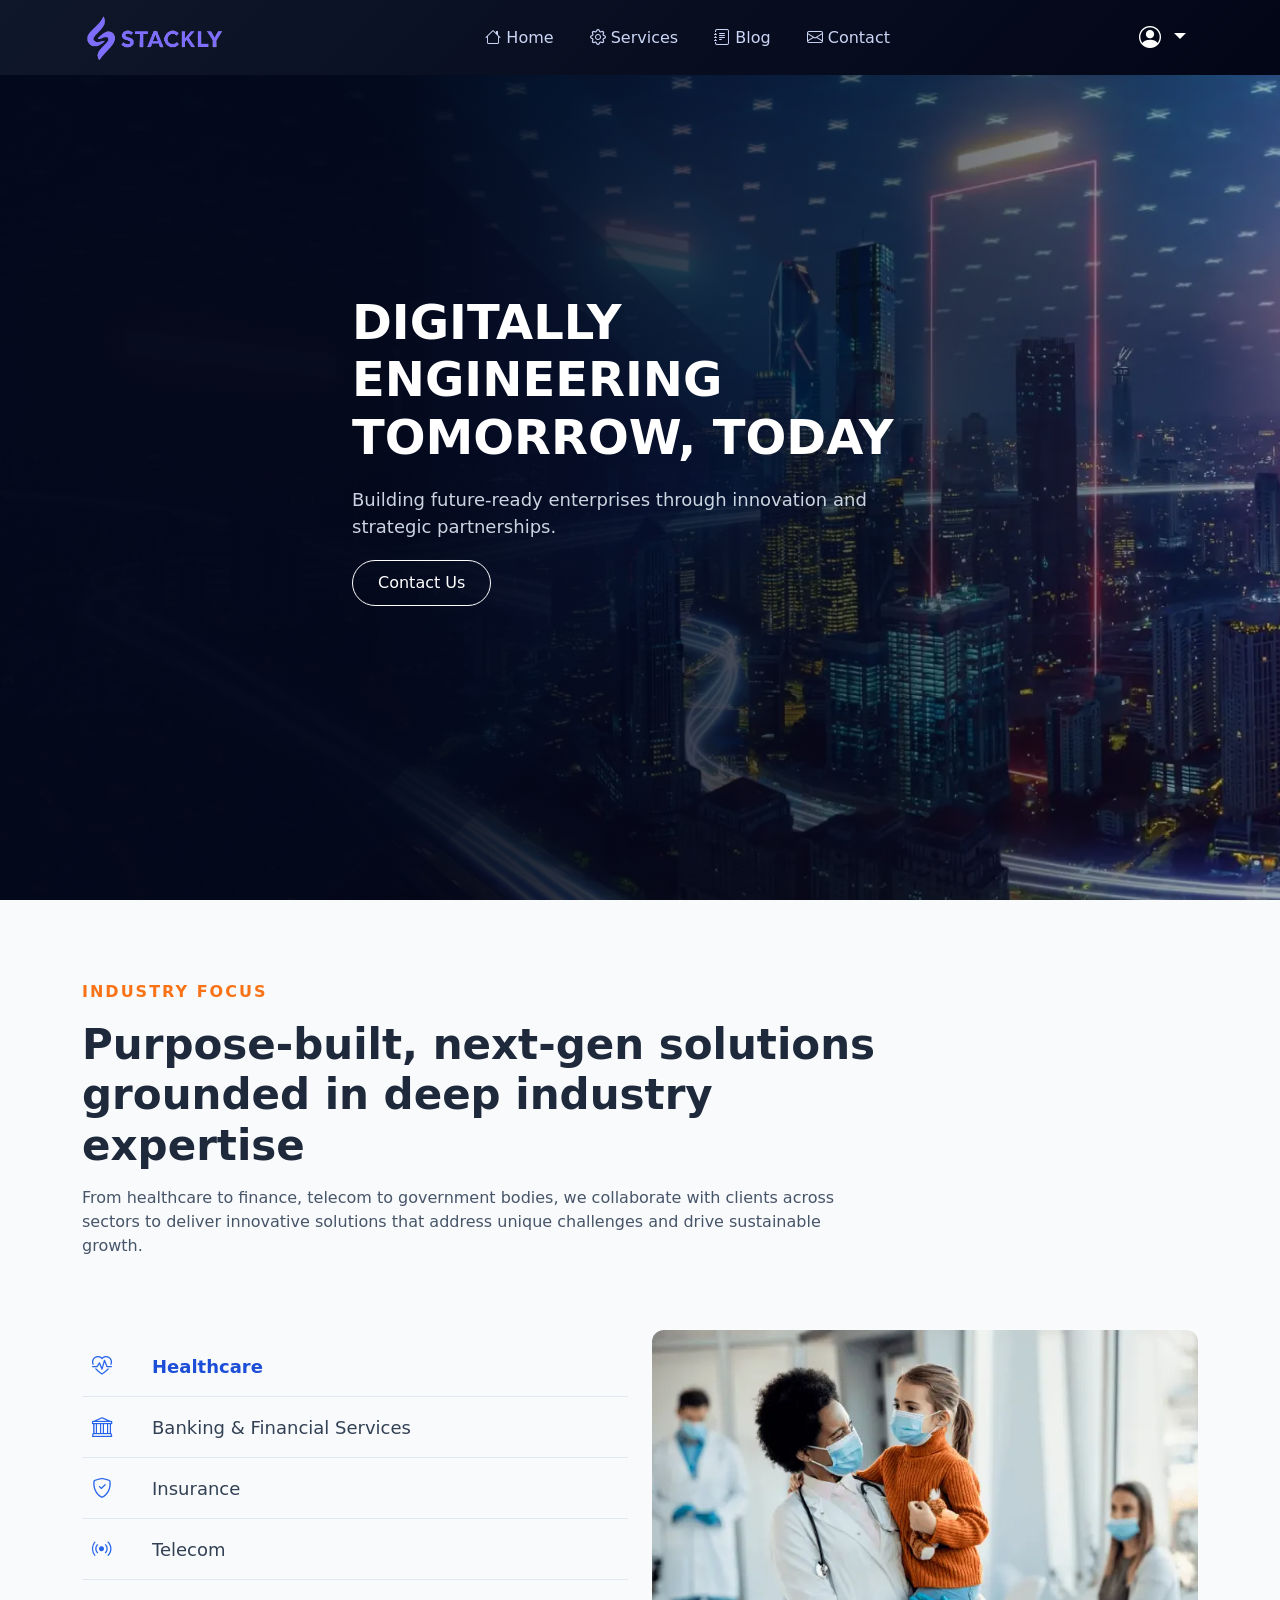
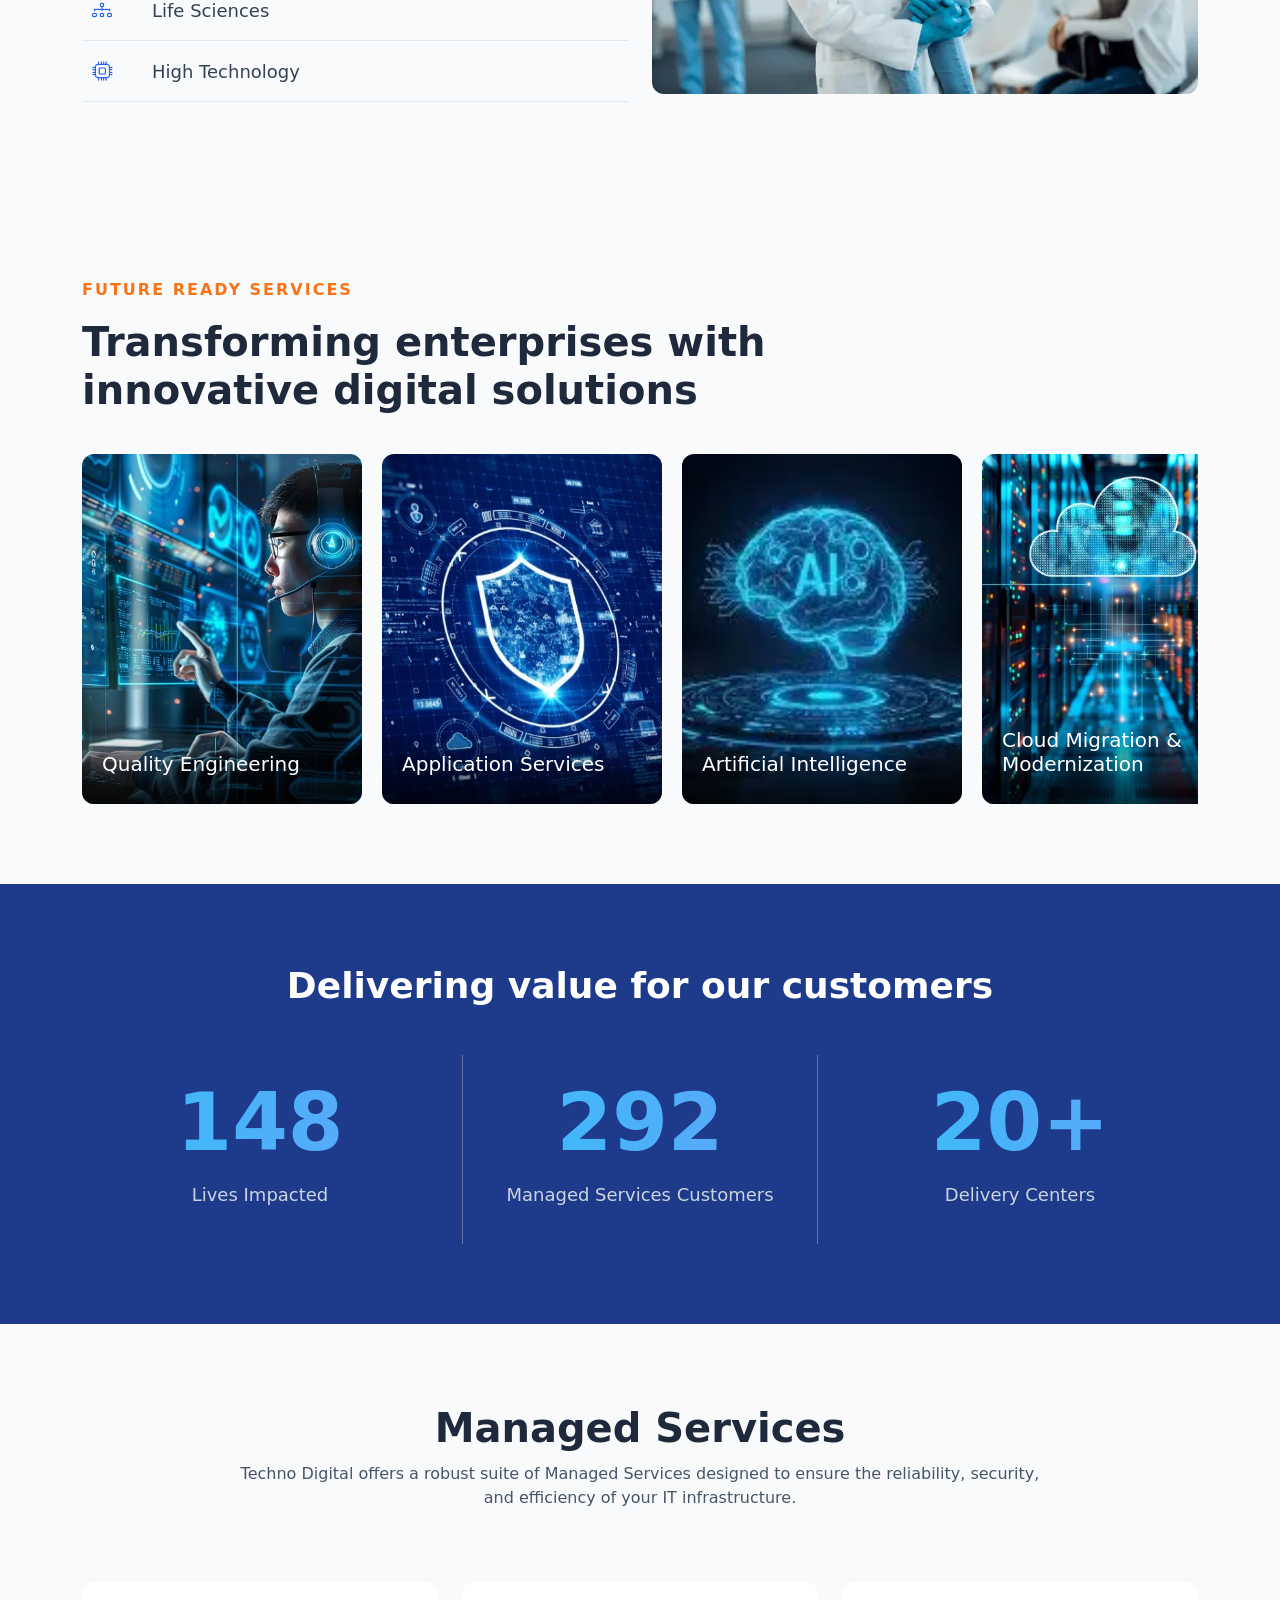
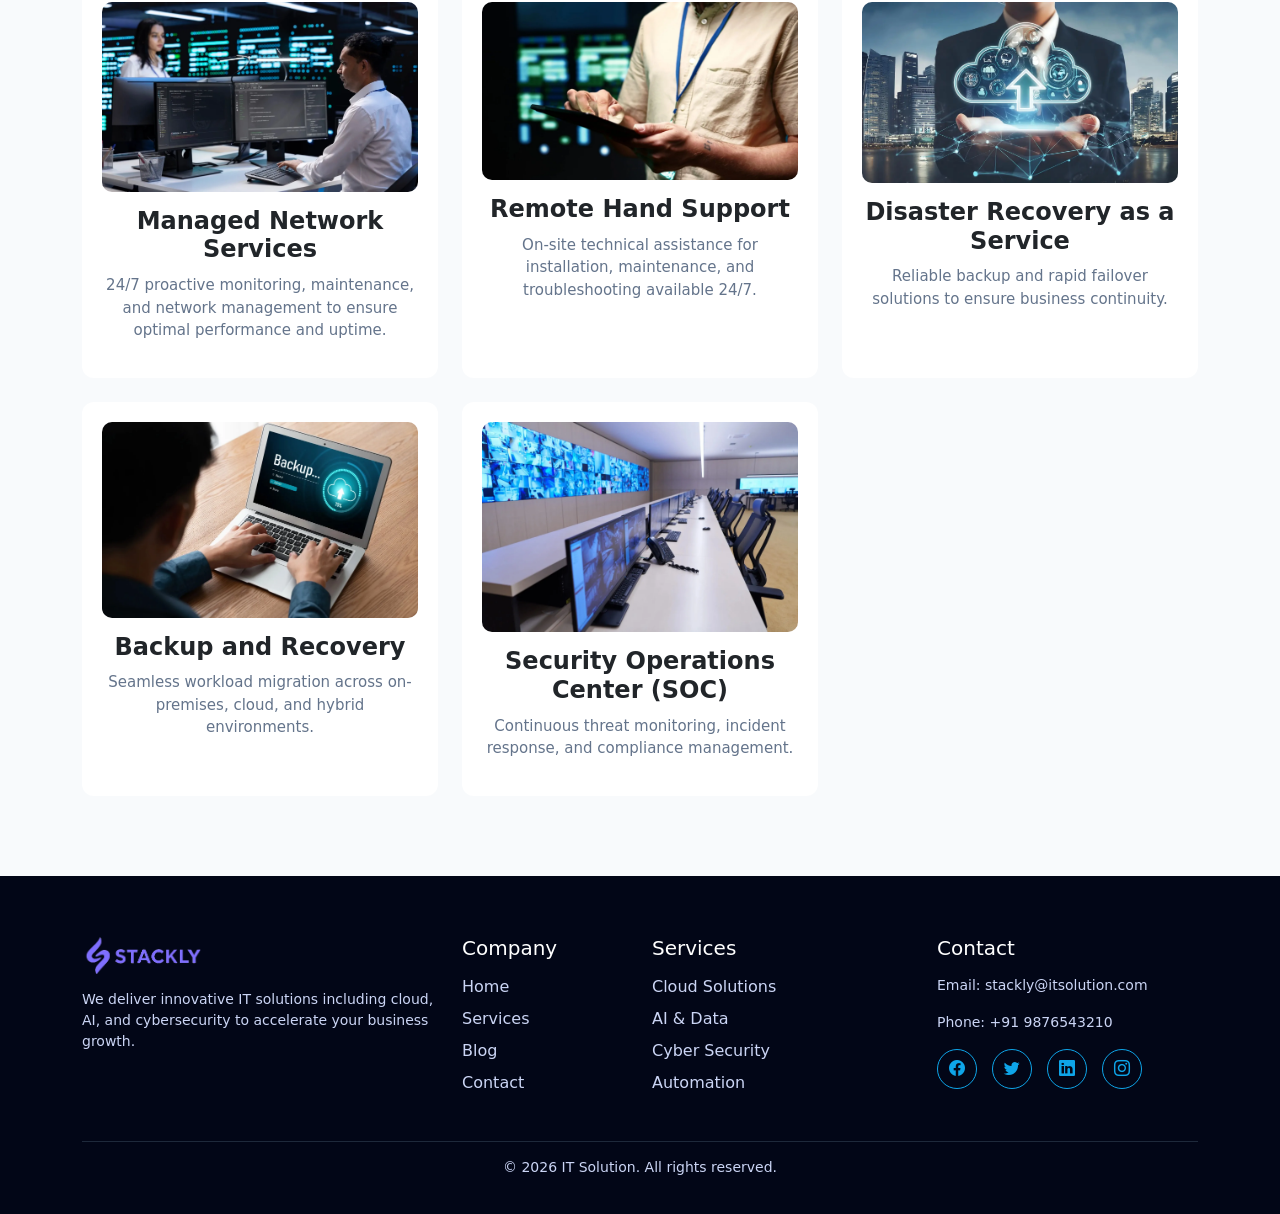
<file: service.html>
<!DOCTYPE html>
<html lang="en">
<head>
  <meta charset="UTF-8">
  <meta name="viewport" content="width=device-width, initial-scale=1.0">

  <title>IT Solution</title>

  <link href="https://cdn.jsdelivr.net/npm/bootstrap@5.3.2/dist/css/bootstrap.min.css" rel="stylesheet">

  <link href="https://cdn.jsdelivr.net/npm/bootstrap-icons@1.11.3/font/bootstrap-icons.css" rel="stylesheet">

  <link rel="stylesheet" href="service.css">
</head>

<body>

<nav class="navbar navbar-expand-lg custom-navbar fixed-top">
  <div class="container">

    <a class="navbar-brand d-flex align-items-center" href="#">
      <img src="Adobe Express - file.png" alt="Logo" class="logo">
     
    </a>
    <button class="navbar-toggler" type="button" data-bs-toggle="collapse" data-bs-target="#navbarNav">
      <i class="bi bi-list"></i>
    </button>
    <div class="collapse navbar-collapse justify-content-between" id="navbarNav">

      <ul class="navbar-nav mx-auto">
        <li class="nav-item">
          <a class="nav-link " href="index.html"><i class="bi bi-house"></i> Home</a>
        </li>

        <li class="nav-item">
          <a class="nav-link" href="service.html"><i class="bi bi-gear"></i> Services</a>
        </li>

        <li class="nav-item">
          <a class="nav-link" href="blog.html"><i class="bi bi-journal-text"></i> Blog</a>
        </li>

        <li class="nav-item">
          <a class="nav-link" href="contact.html"><i class="bi bi-envelope"></i> Contact</a>
        </li>
      </ul>

      <div class="dropdown">
        <button class="btn profile-btn dropdown-toggle" data-bs-toggle="dropdown">
          <i class="bi bi-person-circle"></i>
        </button>

        <ul class="dropdown-menu dropdown-menu-end">
          <li>
            <a class="dropdown-item" href="login.html">
              <i class="bi bi-box-arrow-in-right"></i> Login
            </a>
          </li>
          <li>
            <a class="dropdown-item" href="register.html">
              <i class="bi bi-person-plus"></i> Register
            </a>
          </li>
        </ul>
      </div>

    </div>
  </div>
</nav>
<section class="hero">
  <div class="hero-overlay"></div>

  <div class="container hero-content">
    <h1>
      DIGITALLY ENGINEERING <br>
      TOMORROW, TODAY
    </h1>

    <p>
      Building future-ready enterprises through
      innovation and strategic partnerships.
    </p>

    <a href="error.html" class="btn hero-btn">Contact Us</a>
  </div>
</section>
<section class="industry">
  <div class="container">

    <p class="tag">INDUSTRY FOCUS</p>
    <h2 class="title">
      Purpose-built, next-gen solutions grounded in
      deep industry expertise
    </h2>

    <p class="subtitle">
      From healthcare to finance, telecom to government bodies, we collaborate with clients across sectors to deliver innovative solutions that address unique challenges and drive sustainable growth.
    </p>

    <div class="row align-items-center mt-5">

      <div class="col-lg-6">
        <ul class="industry-list">

          <li class="active">
            <i class="bi bi-heart-pulse"></i>
            Healthcare
            
          </li>

          <li>
            <i class="bi bi-bank"></i>
            Banking & Financial Services
          </li>

          <li>
            <i class="bi bi-shield-check"></i>
            Insurance
          </li>

          <li>
            <i class="bi bi-broadcast"></i>
            Telecom
          </li>

          <li>
            <i class="bi bi-diagram-3"></i>
            Life Sciences
          </li>

          <li>
            <i class="bi bi-cpu"></i>
            High Technology
          </li>

        </ul>
      </div>

      <div class="col-lg-6">
        <div class="industry-img">
          <img src="healthcare.webp" alt="Healthcare">
        </div>
      </div>

    </div>
              
  </div>
</section>
<section class="services">
  <div class="container">

    <p class="tag">FUTURE READY SERVICES</p>
    <h2 class="title">
      Transforming enterprises with innovative digital solutions
    </h2>

   
    <div class="services-slider">

      <div class="service-card">
        <img src="quality.webp" alt="">
        <div class="overlay">
          <h4>Quality Engineering</h4>
        </div>
      </div>

      <div class="service-card">
        <img src="application.webp" alt="">
        <div class="overlay">
          <h4>Application Services</h4>
        </div>
      </div>

      <div class="service-card">
        <img src="AI.webp" alt="">
        <div class="overlay">
          <h4>Artificial Intelligence</h4>
        </div>
      </div>

      <div class="service-card">
        <img src="cloud.webp" alt="">
        <div class="overlay">
          <h4>Cloud Migration & Modernization</h4>
        </div>
      </div>

    </div>

  </div>
</section>
<section class="stats">
  <div class="container text-center">

    <h2 class="stats-title">
      Delivering value for our customers
    </h2>

    <div class="row mt-5">

      <div class="col-md-4">
        <div class="stat-box">
          <h1 class="counter" data-target="150">0</h1>
          <p>Lives Impacted</p>
        </div>
      </div>

      <div class="col-md-4">
        <div class="stat-box border-line">
          <h1 class="counter" data-target="400">0</h1>
          <p>Managed Services Customers</p>
        </div>
      </div>

      <div class="col-md-4">
        <div class="stat-box">
          <h1 class="counter" data-target="20">0</h1>
          <p>Delivery Centers</p>
        </div>
      </div>

    </div>

  </div>
</section>
<section class="managed">
  <div class="container text-center">

  
    <h2 class="managed-title">Managed Services</h2>
    <p class="managed-subtitle">
      Techno Digital offers a robust suite of Managed Services designed to ensure the reliability, security, and efficiency of your IT infrastructure.
    </p>


    <div class="row mt-5 g-4">


      <div class="col-lg-4 col-md-6">
        <div class="managed-card">
          <img src="managed.webp" alt="">
          <h4>Managed Network Services</h4>
          <p>24/7 proactive monitoring, maintenance, and network management to ensure optimal performance and uptime.</p>
        </div>
      </div>


      <div class="col-lg-4 col-md-6">
        <div class="managed-card">
          <img src="remote.webp" alt="">
          <h4>Remote Hand Support</h4>
          <p>On-site technical assistance for installation, maintenance, and troubleshooting available 24/7.</p>
        </div>
      </div>

    
      <div class="col-lg-4 col-md-6">
        <div class="managed-card">
          <img src="disaster.webp" alt="">
          <h4>Disaster Recovery as a Service</h4>
          <p>Reliable backup and rapid failover solutions to ensure business continuity.</p>
        </div>
      </div>

      
      <div class="col-lg-4 col-md-6">
        <div class="managed-card">
          <img src="backup.webp" alt="">
          <h4>Backup and Recovery</h4>
          <p>Seamless workload migration across on-premises, cloud, and hybrid environments.</p>
        </div>
      </div>

    
      <div class="col-lg-4 col-md-6">
        <div class="managed-card">
          <img src="soc.webp" alt="">
          <h4>Security Operations Center (SOC)</h4>
          <p>Continuous threat monitoring, incident response, and compliance management.</p>
        </div>
      </div>

    </div>

  </div>
</section>
<footer class="footer-section">
  <div class="container">
    <div class="row g-4">

    
      <div class="col-lg-4 col-md-6">
        <div class="footer-brand">
          <img src="Adobe Express - file.png" alt="Logo" class="footer-logo">
          <p>
            We deliver innovative IT solutions including cloud, AI, and cybersecurity 
            to accelerate your business growth.
          </p>
        </div>
      </div>

      <div class="col-lg-2 col-md-6">
        <h5>Company</h5>
        <ul>
          <li><a href="error.html">Home</a></li>
          <li><a href="error.html">Services</a></li>
          <li><a href="error.html">Blog</a></li>
          <li><a href="error.html">Contact</a></li>
        </ul>
      </div>

      
      <div class="col-lg-3 col-md-6">
        <h5>Services</h5>
        <ul>
          <li><a href="error.html">Cloud Solutions</a></li>
          <li><a href="error.html">AI & Data</a></li>
          <li><a href="error.html">Cyber Security</a></li>
          <li><a href="error.html">Automation</a></li>
        </ul>
      </div>

      
      <div class="col-lg-3 col-md-6">
        <h5>Contact</h5>
        <p>Email: stackly@itsolution.com</p>
        <p>Phone: +91 9876543210</p>

        <div class="social-icons">
          <a href="error.html"><i class="bi bi-facebook"></i></a>
          <a href="error.html"><i class="bi bi-twitter"></i></a>
          <a href="error.html"><i class="bi bi-linkedin"></i></a>
          <a href="error.html"><i class="bi bi-instagram"></i></a>
        </div>
      </div>

    </div>

    <div class="footer-bottom">
      <p>&copy; 2026 IT Solution. All rights reserved.</p>
    </div>
  </div>
</footer>
<script src="https://cdn.jsdelivr.net/npm/bootstrap@5.3.2/dist/js/bootstrap.bundle.min.js"></script>
<script>
const items = document.querySelectorAll(".industry-list li");
const image = document.querySelector(".industry-img img");

const images = [
  "healthcare.webp",
  "banking.webp",
  "Insurance.webp",
  "telecom.webp",
  "Insurance.webp",
  "telecom.webp"
];

items.forEach((item, index) => {
  item.addEventListener("click", () => {
    items.forEach(i => i.classList.remove("active"));
    item.classList.add("active");
    image.src = images[index];
  });
});
const slider = document.querySelector(".services-slider");

function scrollLeft() {
  slider.scrollBy({ left: -300, behavior: "smooth" });
}

function scrollRight() {
  slider.scrollBy({ left: 300, behavior: "smooth" });
}
const counters = document.querySelectorAll('.counter');

counters.forEach(counter => {
  const update = () => {
    const target = +counter.getAttribute('data-target');
    const current = +counter.innerText;

    const increment = target / 100;

    if (current < target) {
      counter.innerText = Math.ceil(current + increment);
      setTimeout(update, 20);
    } else {
      counter.innerText = target + "+";
    }
  };

  update();
});
</script>
</body>
</html>
</file>
<file: style.css>
.body{
    overflow-x: hidden;
}
.custom-navbar {
  background: linear-gradient(135deg, #0f172a, #020617);
  padding: 10px 0;
}

.logo {
  width: 40px;
  height: 40px;
  margin-right: 8px;
}

.brand-name {
  color: #fff;
  font-weight: bold;
  font-size: 20px;
}
.navbar-brand img{
    height: 45px;
    width: auto;
}
.nav-link {
  color: #cbd5f5 ;
  margin: 0 10px;
  position: relative;
  transition: 0.3s;
}

.nav-link:hover {
  color: #38bdf8 ;
}

.nav-link::after {
  content: "";
  position: absolute;
  width: 0%;
  height: 2px;
  background: #38bdf8;
  left: 0;
  bottom: -5px;
  transition: 0.3s;
}

.nav-link:hover::after {
  width: 100%;
}
.profile-btn {
  background: transparent;
  border: none;
  color: #fff;
  font-size: 22px;
}
.profile-btn:hover {
  color: #0ea5e9;
  transform: scale(1.1);
}

.dropdown-menu {
  background: #020617;
  border: none;
}

.dropdown-item {
  color: #cbd5f5;
  transition: 0.3s;
}

.dropdown-item:hover {
  background: #0c40ba;
  color: #38bdf8;
}

.navbar-toggler {
  border: none;
  color: white;
  font-size: 24px;
}

@media (max-width: 991px) {
  .navbar-nav {
    text-align: center;
  }

  .nav-link {
    margin: 10px 0;
  }

  .dropdown {
    text-align: center;
    margin-top: 10px;
  }
}

.hero {
  height: 100vh;
  background: url('IThero.webp') no-repeat center center/cover;
  position: relative;
  display: flex;
  align-items: center;
}


.hero::before {
  content: "";
  position: absolute;
  inset: 0;
  background: rgba(255, 255, 255, 0.65);
}

.hero-content {
  position: relative;
  max-width: 600px;
  z-index: 2;
}

.hero h1 {
  font-size: 60px;
  font-weight: 700;
  color: #0f172a;
  line-height: 1.2;
}
.hero p {
  font-size: 18px;
  margin: 20px 0;
  color: #334155;
}

.hero-btn {
  display: inline-block;
  padding: 12px 25px;
  border: 2px solid #25118a;
  border-radius: 30px;
  color: #12368a;
  text-decoration: none;
  font-weight: 500;
  transition: 0.3s;
}

.hero-btn:hover {
  background: #2555c5;
  color: #fff;
}

@media (max-width: 991px) {
  .hero {
    height: auto;
    padding: 80px 0;
  }

  .hero h1 {
    font-size: 40px;
  }

  .hero p {
    font-size: 16px;
  }
}

@media (max-width: 576px) {
  .hero h1 {
    font-size: 32px;
  }
}

.innovation-section {
  background: #f1f5f9;
}

.section-title {
  font-size: 36px;
  font-weight: 600;
  color: #0f172a;
}


.custom-card {
  background: #fff;
  border-radius: 10px;
  overflow: hidden;
  transition: 0.4s;
  height: 100%;
}

.card-img {
  width: 100%;
  height: 220px;
  object-fit: cover;
}

.card-body {
  padding: 20px;
}

.card-body h4 {
  font-size: 22px;
  margin-bottom: 15px;
  color: #0f172a;
}

.card-body p {
  font-size: 15px;
  color: #475569;
}

.card-body a {
  display: inline-block;
  margin-top: 10px;
  color: #0ea5e9;
  text-decoration: none;
  font-weight: 500;
  position: relative;
}

.card-body a::after {
  content: "";
  width: 0%;
  height: 2px;
  background: #0ea5e9;
  position: absolute;
  left: 0;
  bottom: -3px;
  transition: 0.3s;
}

.card-body a:hover::after {
  width: 100%;
}

.custom-card:hover {
  transform: translateY(-10px);
  box-shadow: 0 15px 40px rgba(0,0,0,0.1);
}

.custom-card:hover .card-img {
  transform: scale(1.05);
  transition: 0.4s;
}

@media (max-width: 768px) {
  .section-title {
    font-size: 28px;
  }
}

.work-section {
  background: #f8fafc;
}

.sub-title {
  color: #64748b;
  letter-spacing: 2px;
  font-size: 14px;
}

.main-title {
  font-size: 48px;
  font-weight: 700;
  color: #0f172a;
}

.main-title span {
  color: #f97316;
}

.approach {
  font-size: 40px;
  font-weight: 600;
  color: #0f172a;
}

.approach span {
  color: #f97316;
}

.work-card {
  background: #fff;
  padding: 25px;
  border-radius: 12px;
  transition: 0.4s;
  height: 100%;
}

.work-box {
  background: #fed7aa;
  color: #f97316;
  padding: 12px;
  text-align: center;
  border-radius: 10px;
  font-weight: 600;
  margin-bottom: 20px;
  transition: 0.4s;
}

.work-card p {
  color: #334155;
  font-size: 16px;
}

.work-card:hover {
  transform: translateY(-10px);
  box-shadow: 0 15px 40px rgba(0,0,0,0.1);
}

.work-card:hover .work-box {
  background: #0ea5e9;  
  color: #fff;
}

@media (max-width: 991px) {
  .main-title {
    font-size: 36px;
  }

  .approach {
    margin-top: 20px;
    text-align: left ;
  }
}

@media (max-width: 576px) {
  .main-title {
    font-size: 28px;
  }
}

.timeline-section {
  background: #f8fafc;
}

.timeline-line {
  display: flex;
  justify-content: space-between;
  align-items: center;
  position: relative;
  margin-bottom: 40px;
}

.timeline-line::before {
  content: "";
  position: absolute;
  top: 50%;
  left: 5%;
  width: 90%;
  height: 3px;
  background: #fdba74; 
  z-index: 0;
}

.circle {
  width: 70px;
  height: 70px;
  border-radius: 50%;
  border: 3px solid #fdba74;
  display: flex;
  align-items: center;
  justify-content: center;
  font-weight: bold;
  background: #fff;
  position: relative;
  z-index: 1;
  transition: 0.4s;
}

.circle:hover {
  background: #0ea5e9;
  color: #fff;
  border-color: #0ea5e9;
}

.timeline-card {
  background: #fff;
  padding: 25px;
  border-radius: 12px;
  transition: 0.4s;
  height: 100%;
}

.timeline-box {
  background: #fed7aa;
  color: #f97316;
  padding: 12px;
  text-align: center;
  border-radius: 10px;
  font-weight: 600;
  margin-bottom: 20px;
  transition: 0.4s;
}

.timeline-card p {
  color: #334155;
}


.timeline-card:hover {
  transform: translateY(-10px);
  box-shadow: 0 15px 40px rgba(0,0,0,0.1);
}

.timeline-card:hover .timeline-box {
  background: #0ea5e9; 
  color: #fff;
}

@media (max-width: 768px) {

  .timeline-line {
    flex-direction: column;
    gap: 20px;
  }

  .timeline-line::before {
    width: 3px;
    height: 100%;
    left: 50%;
    top: 0;
  }

  .circle {
    width: 60px;
    height: 60px;
  }
}

.cta-section {
  background: #020617;
  color: #fff;
}

.cta-img img {
  width: 100%;
  border-radius: 12px;
  object-fit: cover;
}

.cta-content h2 {
  font-size: 42px;
  font-weight: 600;
  margin: 20px 0;
}

.event-tag {
  color: #0ea5e9;
  letter-spacing: 2px;
}

.cta-info {
  color: #cbd5f5;
  margin-bottom: 20px;
}

.cta-info i {
  margin-right: 8px;
  color: #0ea5e9;
}

.cta-btn {
  display: inline-block;
  padding: 12px 25px;
  border: 2px solid #0ea5e9;
  border-radius: 30px;
  color: #0ea5e9;
  text-decoration: none;
  transition: 0.3s;
}

.cta-btn:hover {
  background: #0ea5e9;
  color: #fff;
}

.cta-img img {
  transition: 0.4s;
}

.cta-img:hover img {
  transform: scale(1.05);
}

@media (max-width: 991px) {
  .cta-content h2 {
    font-size: 30px;
  }

  .cta-content {
    text-align: center;
  }
}

.services-section {
  background: #f8fafc;
}

.services-title {
  font-size: 42px;
  font-weight: 600;
  color: #0f172a;
}


.service-card {
  background: #020617;
  color: #fff;
  padding: 30px;
  border-radius: 20px;
  height: 100%;
  transition: 0.4s;
  position: relative;
}

.service-card h4 {
  font-size: 24px;
  margin-bottom: 10px;
  position: relative;
}

.service-card h4::after {
  content: "";
  width: 40px;
  height: 3px;
  background: #0ea5e9;
  display: block;
  margin-top: 8px;
}


.service-card p {
  color: #cbd5f5;
  margin: 20px 0;
}


.service-link {
  color: #0ea5e9;
  text-decoration: none;
  display: flex;
  align-items: center;
  gap: 10px;
}

.service-link span {
  display: inline-flex;
  width: 35px;
  height: 35px;
  border: 2px solid #0ea5e9;
  border-radius: 50%;
  align-items: center;
  justify-content: center;
  transition: 0.3s;
}

.service-card:hover {
  transform: translateY(-10px);
  box-shadow: 0 15px 40px rgba(0,0,0,0.2);
}

.service-card:hover .service-link span {
  background: #0ea5e9;
  color: #fff;
}

.service-img {
  border-radius: 20px;
  overflow: hidden;
}

.service-img img {
  width: 100%;
  height: 100%;
  object-fit: cover;
  transition: 0.4s;
}

.service-img:hover img {
  transform: scale(1.05);
}

@media (max-width: 768px) {
  .services-title {
    font-size: 28px;
  }
}

.news-section {
  background: #f8fafc;
}

.news-title {
  font-size: 40px;
  font-weight: 600;
  color: #0f172a;
}

.news-card {
  border-radius: 15px;
  overflow: hidden;
  background: #e0e4e9; 
  color: #141313;
  transition: 0.4s;
  height: 100%;
}

.news-card img {
  width: 100%;
  height: 200px;
  object-fit: cover;
}

.news-content {
  padding: 20px;
}

.tag {
  color: #d40e0e;
  font-size: 14px;
  font-weight: 600;
}

.news-content h4 {
  margin: 15px 0;
  font-size: 20px;
}

.read-more {
  color: #38bdf8;
  text-decoration: none;
  font-weight: 500;
  position: relative;
}

.read-more::after {
  content: "";
  width: 0%;
  height: 2px;
  background: #38bdf8;
  position: absolute;
  left: 0;
  bottom: -3px;
  transition: 0.3s;
}

.read-more:hover::after {
  width: 100%;
}

.news-card:hover {
  transform: translateY(-10px);
  box-shadow: 0 15px 40px rgba(0,0,0,0.2);
}

.news-card img {
  transition: 0.4s;
}

.news-card:hover img {
  transform: scale(1.05);
}

@media (max-width: 768px) {
  .news-title {
    font-size: 28px;
  }
}

.insight-section {
  background: #f8fafc;
  padding: 60px 0;
}

.insight-box {
  background: linear-gradient(135deg, #d7d6dc, #474748);
  color: #fff;
  padding: 50px;
  border-radius: 30px;
}

.insight-box h2 {
  font-size: 40px;
  margin-bottom: 15px;
  color:black;
}

.insight-box p {
  color: #121213;
  max-width: 700px;
  margin-bottom: 25px;
}


.insight-btn {
  display: inline-block;
  padding: 12px 25px;
  border: 2px solid #5910b9; 
  color: #101eb9;
  border-radius: 30px;
  text-decoration: none;
  transition: 0.3s;
}

.insight-btn:hover {
  background: #0762eb;
  color: #022c22;
}

@media (max-width: 768px) {
  .insight-box {
    padding: 30px;
    text-align: center;
  }

  .insight-box h2 {
    font-size: 26px;
  }
}



.footer-section {
  background: #020617;
  color: #fff;
  padding: 60px 0 20px;
}


.footer-logo {
  width: 120px;
  margin-bottom: 15px;
}


.footer-section p {
  color: #cbd5f5;
  font-size: 14px;
}

.footer-section h5 {
  margin-bottom: 15px;
}

.footer-section ul {
  list-style: none;
  padding: 0;
}

.footer-section ul li {
  margin-bottom: 8px;
}

.footer-section ul li a {
  color: #cbd5f5;
  text-decoration: none;
  transition: 0.3s;
}

.footer-section ul li a:hover {
  color: #0ea5e9;
  padding-left: 5px;
}

.social-icons {
  margin-top: 10px;
}

.social-icons a {
  display: inline-flex;
  width: 40px;
  height: 40px;
  border: 1px solid #0ea5e9;
  border-radius: 50%;
  align-items: center;
  justify-content: center;
  margin-right: 10px;
  color: #0ea5e9;
  transition: 0.3s;
}

.social-icons a:hover {
  background: #0ea5e9;
  color: #fff;
}

.footer-bottom {
  text-align: center;
  margin-top: 30px;
  border-top: 1px solid #1e293b;
  padding-top: 15px;
  font-size: 14px;
}
</file>
<file: blog.css>
.body{
    overflow-x: hidden;
}
.custom-navbar {
  background: linear-gradient(135deg, #0f172a, #020617);
  padding: 10px 0;
}

.logo {
  width: 40px;
  height: 40px;
  margin-right: 8px;
}

.brand-name {
  color: #fff;
  font-weight: bold;
  font-size: 20px;
}
.navbar-brand img{
    height: 45px;
    width: auto;
}
.nav-link {
  color: #cbd5f5 ;
  margin: 0 10px;
  position: relative;
  transition: 0.3s;
}

.nav-link:hover {
  color: #38bdf8 ;
}

.nav-link::after {
  content: "";
  position: absolute;
  width: 0%;
  height: 2px;
  background: #38bdf8;
  left: 0;
  bottom: -5px;
  transition: 0.3s;
}

.nav-link:hover::after {
  width: 100%;
}
.profile-btn {
  background: transparent;
  border: none;
  color: #fff;
  font-size: 22px;
}
.profile-btn:hover {
  color: #0ea5e9;
  transform: scale(1.1);
}

.dropdown-menu {
  background: #020617;
  border: none;
}

.dropdown-item {
  color: #cbd5f5;
  transition: 0.3s;
}

.dropdown-item:hover {
  background: #0c40ba;
  color: #38bdf8;
}

.navbar-toggler {
  border: none;
  color: white;
  font-size: 24px;
}

@media (max-width: 991px) {
  .navbar-nav {
    text-align: center;
  }

  .nav-link {
    margin: 10px 0;
  }

  .dropdown {
    text-align: center;
    margin-top: 10px;
  }
}
.blog {
  padding: 80px 0;
  background: #f8fafc;
}

.blog-title {
  font-size: 36px;
  font-weight: 700;
}

.blog-card {
  background: white;
  border-radius: 12px;
  padding: 15px;
  transition: 0.3s;
  height: 100%;
}

.blog-card img {
  width: 100%;
  border-radius: 10px;
  margin-bottom: 10px;
}


.read {
  font-size: 12px;
  color: #64748b;
}

.category {
  color: rgb(34, 0, 255);
  font-weight: 500;
}

.blog-card h4 {
  margin: 10px 0;
  font-size: 18px;
}

.meta {
  display: flex;
  justify-content: space-between;
  font-size: 14px;
  color: #475569;
}

.blog-card:hover {
  transform: translateY(-8px);
  box-shadow: 0 10px 20px rgba(0,0,0,0.1);
}
.footer-section {
  background: #020617;
  color: #fff;
  padding: 60px 0 20px;
}


.footer-logo {
  width: 120px;
  margin-bottom: 15px;
}


.footer-section p {
  color: #cbd5f5;
  font-size: 14px;
}

.footer-section h5 {
  margin-bottom: 15px;
}

.footer-section ul {
  list-style: none;
  padding: 0;
}

.footer-section ul li {
  margin-bottom: 8px;
}

.footer-section ul li a {
  color: #cbd5f5;
  text-decoration: none;
  transition: 0.3s;
}

.footer-section ul li a:hover {
  color: #0ea5e9;
  padding-left: 5px;
}

.social-icons {
  margin-top: 10px;
}

.social-icons a {
  display: inline-flex;
  width: 40px;
  height: 40px;
  border: 1px solid #0ea5e9;
  border-radius: 50%;
  align-items: center;
  justify-content: center;
  margin-right: 10px;
  color: #0ea5e9;
  transition: 0.3s;
}

.social-icons a:hover {
  background: #0ea5e9;
  color: #fff;
}

.footer-bottom {
  text-align: center;
  margin-top: 30px;
  border-top: 1px solid #1e293b;
  padding-top: 15px;
  font-size: 14px;
}
</file>
<file: contact.css>
.body{
    overflow-x: hidden;
}
.custom-navbar {
  background: linear-gradient(135deg, #0f172a, #020617);
  padding: 10px 0;
}

.logo {
  width: 40px;
  height: 40px;
  margin-right: 8px;
}

.brand-name {
  color: #fff;
  font-weight: bold;
  font-size: 20px;
}
.navbar-brand img{
    height: 45px;
    width: auto;
}
.nav-link {
  color: #cbd5f5 ;
  margin: 0 10px;
  position: relative;
  transition: 0.3s;
}

.nav-link:hover {
  color: #38bdf8 ;
}

.nav-link::after {
  content: "";
  position: absolute;
  width: 0%;
  height: 2px;
  background: #38bdf8;
  left: 0;
  bottom: -5px;
  transition: 0.3s;
}

.nav-link:hover::after {
  width: 100%;
}
.profile-btn {
  background: transparent;
  border: none;
  color: #fff;
  font-size: 22px;
}
.profile-btn:hover {
  color: #0ea5e9;
  transform: scale(1.1);
}

.dropdown-menu {
  background: #020617;
  border: none;
}

.dropdown-item {
  color: #cbd5f5;
  transition: 0.3s;
}

.dropdown-item:hover {
  background: #0c40ba;
  color: #38bdf8;
}

.navbar-toggler {
  border: none;
  color: white;
  font-size: 24px;
}

@media (max-width: 991px) {
  .navbar-nav {
    text-align: center;
  }

  .nav-link {
    margin: 10px 0;
  }

  .dropdown {
    text-align: center;
    margin-top: 10px;
  }
}
.contact {
  padding: 80px 0;
}

.info-box {
  display: flex;
  gap: 15px;
  margin-bottom: 25px;
  text-decoration: none;
}
.info-box a{
  text-decoration:none;

  transition:0.3s;
}

.info-box i {
  font-size: 24px;
  color: #0ea5e9;
}

.social a {
  font-size: 20px;
  margin-right: 10px;
  color: #334155;
  transition: 0.3s;
}

.social a:hover {
  color: #0ea5e9;
}


.contact-form {
  background: white;
  padding: 30px;
  border-radius: 10px;
}

.contact-form input,
.contact-form textarea {
  width: 100%;
  padding: 12px;
  border: 1px solid #cbd5e1;
  border-radius: 6px;
  outline: none;
}

.contact-form button {
  width: 100%;
  padding: 12px;
  background: #0ea5e9;
  border: none;
  color: white;
  border-radius: 6px;
  transition: 0.3s;
}

.contact-form button:hover {
  background: #0284c7;
}

.footer {
  background: #020617;
  color: white;
}

@media (max-width: 768px) {

  .info-box {
    flex-direction: column;
  }

  .contact-form {
    padding: 20px;
  }
}
.footer-section {
  background: #020617;
  color: #fff;
  padding: 60px 0 20px;
}


.footer-logo {
  width: 120px;
  margin-bottom: 15px;
}


.footer-section p {
  color: #cbd5f5;
  font-size: 14px;
}

.footer-section h5 {
  margin-bottom: 15px;
}

.footer-section ul {
  list-style: none;
  padding: 0;
}

.footer-section ul li {
  margin-bottom: 8px;
}

.footer-section ul li a {
  color: #cbd5f5;
  text-decoration: none;
  transition: 0.3s;
}

.footer-section ul li a:hover {
  color: #0ea5e9;
  padding-left: 5px;
}

.social-icons {
  margin-top: 10px;
}

.social-icons a {
  display: inline-flex;
  width: 40px;
  height: 40px;
  border: 1px solid #0ea5e9;
  border-radius: 50%;
  align-items: center;
  justify-content: center;
  margin-right: 10px;
  color: #0ea5e9;
  transition: 0.3s;
}

.social-icons a:hover {
  background: #0ea5e9;
  color: #fff;
}

.footer-bottom {
  text-align: center;
  margin-top: 30px;
  border-top: 1px solid #1e293b;
  padding-top: 15px;
  font-size: 14px;
}
</file>
<file: login.css>
body {
  margin: 0;
  font-family: 'Segoe UI', sans-serif;
  background: linear-gradient(135deg,#4c1d95,#7c3aed);
  display: flex;
  justify-content: center;
  align-items: center;
  height: 100vh;
}

.login-container {
  width: 100%;
  max-width: 400px;
  padding: 20px;
}

.back-btn {
  color: white;
  text-decoration: none;
  display: inline-block;
  margin-bottom: 15px;
}

.input-box select {
  border: none;
  outline: none;
  width: 100%;
  background: transparent;
  font-size: 14px;
  appearance: none;
  cursor: pointer;
}
.select-box {
  position: relative;
}

.select-box::after {
  content: "\f282";
  font-family: "bootstrap-icons";
  position: absolute;
  right: 10px;
  pointer-events: none;
  color: #64748b;
}


.input-box {
  position: relative;
}

.input-box::after {
   
  font-family: "bootstrap-icons";
  position: absolute;
  right: 10px;
  pointer-events: none;
  color: #64748b;
}

.login-card {
  background: white;
  padding: 30px;
  border-radius: 15px;
  text-align: center;
}

.icon i {
  font-size: 40px;
  color: #7c3aed;
}


.input-box {
  display: flex;
  align-items: center;
  background: #f1f5f9;
  padding: 10px;
  border-radius: 8px;
  margin-bottom: 15px;
}

.input-box i {
  margin-right: 10px;
}

.input-box input {
  border: none;
  outline: none;
  width: 100%;
  background: transparent;
}

.toggle {
  cursor: pointer;
}

.options {
  display: flex;
  justify-content: space-between;
  font-size: 14px;
  margin-bottom: 15px;
}

button {
  width: 100%;
  padding: 12px;
  border: none;
  background: linear-gradient(90deg,#2563eb,#9333ea);
  color: white;
  border-radius: 8px;
  cursor: pointer;
}


@media(max-width:768px){
  .login-card{
    padding:20px;
  }
}
</file>
<file: register.css>
body{
  margin:0;
  font-family:Segoe UI;
  background:linear-gradient(135deg,#4f46e5,#9333ea);
}

.container-box{
  min-height:100vh;
  display:flex;
  justify-content:center;
  align-items:center;
  padding:20px;

  overflow-y:auto;   
}

.card-box{
  background:white;
  padding:30px;
  border-radius:16px;
  width:100%;
  max-width:500px;
}

.logo{
  text-align:center;
  font-size:30px;
  color:#7c3aed;
  margin-bottom:10px;
}

h2{
  text-align:center;
  margin-bottom:5px;
}

p{
  text-align:center;
  color:#6b7280;
}

.input-box{
  margin-top:15px;
}

.input-box input,
.input-box select{
  width:100%;
  padding:10px;
  border:none;
  background:#f1f5f9;
  border-radius:10px;
  outline:none;
}


.password-box{
  position:relative;
}

.password-box i{
  position:absolute;
  right:10px;
  top:38px;
  cursor:pointer;
}

.check{
  margin-top:15px;
  font-size:14px;
}

.btn-submit{
  width:100%;
  margin-top:15px;
  padding:12px;
  border:none;
  border-radius:10px;
  background:linear-gradient(135deg,#4f46e5,#9333ea);
  color:white;
  font-weight:bold;
}

.back{
  position:fixed;
  top:15px;
  left:15px;
  color:white;
  text-decoration:none;
  z-index:1000;     
  font-size:14px;
}


@media(max-width:768px){
   .container-box{
    align-items:flex-start;   
    padding-top:60px;      
  }

  .card-box{
    max-width:100%;
    padding:20px;
    border-radius:12px;
  }
  .back{
    font-size:13px;
    top:10px;
    left:10px;
  }
}
</file>
<file: service.css>
.body,html{
    overflow-x: hidden;
}
.custom-navbar {
  background: linear-gradient(135deg, #0f172a, #020617);
  padding: 10px 0;
}

.logo {
  width: 40px;
  height: 40px;
  margin-right: 8px;
}

.brand-name {
  color: #fff;
  font-weight: bold;
  font-size: 20px;
}
.navbar-brand img{
    height: 45px;
    width: auto;
}
.nav-link {
  color: #cbd5f5 ;
  margin: 0 10px;
  position: relative;
  transition: 0.3s;
}

.nav-link:hover {
  color: #38bdf8 ;
}

.nav-link::after {
  content: "";
  position: absolute;
  width: 0%;
  height: 2px;
  background: #38bdf8;
  left: 0;
  bottom: -5px;
  transition: 0.3s;
}

.nav-link:hover::after {
  width: 100%;
}
.profile-btn {
  background: transparent;
  border: none;
  color: #fff;
  font-size: 22px;
}
.profile-btn:hover {
  color: #0ea5e9;
  transform: scale(1.1);
}

.dropdown-menu {
  background: #020617;
  border: none;
}

.dropdown-item {
  color: #cbd5f5;
  transition: 0.3s;
}

.dropdown-item:hover {
  background: #0c40ba;
  color: #38bdf8;
}

.navbar-toggler {
  border: none;
  color: white;
  font-size: 24px;
}

@media (max-width: 991px) {
  .navbar-nav {
    text-align: center;
  }

  .nav-link {
    margin: 10px 0;
  }

  .dropdown {
    text-align: center;
    margin-top: 10px;
  }
}

.hero {
  position: relative;
  height: 100vh;
  background: url('Itservice.webp') center/cover no-repeat;
  display: flex;
  align-items: center;
  color: white;
}

.hero-overlay {
  position: absolute;
  width: 100%;
  height: 100%;
  background: linear-gradient(
    90deg,
    rgba(2, 6, 23, 0.95) 30%,
    rgba(2, 6, 23, 0.7) 60%,
    rgba(2, 6, 23, 0.3) 100%
  );
}

.hero-content {
  position: relative;
  z-index: 2;
  max-width: 600px;
}

.hero-content h1 {
  font-size: 48px;
  font-weight: 700;
  line-height: 1.2;
}

.hero-content p {
  margin: 20px 0;
  color: #cbd5e1;
  font-size: 18px;
}

.hero-btn {
  border: 1px solid #fff;
  padding: 10px 25px;
  border-radius: 30px;
  color: white;
  text-decoration: none;
  transition: 0.3s;
}

.hero-btn:hover {
  background: #38bdf8;
  border-color: #38bdf8;
}

.industry {
  background: #f8fafc;
  padding: 80px 0;
}


.tag {
  color: #f97316;
  font-weight: 600;
  letter-spacing: 2px;
}

.title {
  font-size: 42px;
  font-weight: 700;
  color: #1e293b;
  max-width: 800px;
  margin-top: 10px;
}

.subtitle {
  color: #475569;
  max-width: 800px;
  margin-top: 15px;
}

.industry-list {
  list-style: none;
  padding: 0;
  margin-top: 30px;
}

.industry-list li {
  display: flex;
  align-items: center;
  justify-content:flex-start;
  padding: 15px 10px;
  border-bottom: 1px solid #e2e8f0;
  font-size: 18px;
  color: #334155;
  cursor: pointer;
  transition: 0.3s;
}

.industry-list li i {
  margin-right: 40px;
  color: #2563eb;
  font-size: 20px;
}

.industry-list li.active {
  color: #1d4ed8;
  font-weight: 600;
}

.industry-list li:hover {
  background: #f1f5f9;
}

.industry-img img {
  width: 100%;
  border-radius: 12px;
  object-fit: cover;
}

@media (max-width: 992px) {

  .title {
    font-size: 28px;
  }

  .row {
    flex-direction: column;
  }

  .industry-img {
    margin-top: 30px;
  }

  .industry-list li {
    font-size: 16px;
  }
}

.services {
  background: #f8fafc;
  padding: 80px 0;
}

.services .tag {
  color: #f97316;
  font-weight: 600;
  letter-spacing: 2px;
}

.services .title {
  font-size: 40px;
  font-weight: 700;
  margin-bottom: 40px;
  color: #1e293b;
}


.services-slider {
  display: flex;
  gap: 20px;
  overflow-x: auto;
  scroll-behavior: smooth;
}


.service-card {
  position: relative;
  min-width: 280px;
  height: 350px;
  border-radius: 12px;
  overflow: hidden;
  cursor: pointer;
}

.service-card img {
  width: 100%;
  height: 100%;
  object-fit: cover;
}


.overlay {
  position: absolute;
  bottom: 0;
  width: 100%;
  padding: 20px;
  background: linear-gradient(to top, rgba(0,0,0,0.7), transparent);
}

.overlay h4 {
  color: white;
  font-size: 20px;
}
@media (max-width: 768px) {

  .services .title {
    font-size: 26px;
  }

  .service-card {
    min-width: 240px;
    height: 300px;
  }
}
.stats {
  background: #1e3a8a;
  padding: 80px 0;
  color: white;
}

.stats-title {
  font-size: 36px;
  font-weight: 600;
}


.stat-box {
  padding: 20px;
}

.stat-box h1 {
  font-size: 80px;
  font-weight: bold;

  background: linear-gradient(90deg, #38bdf8, #60a5fa);

  background-clip: text;

 
  -webkit-background-clip: text;
  -webkit-text-fill-color: transparent;


  color: transparent;
}
.stat-box p {
  margin-top: 10px;
  font-size: 18px;
  color: #cbd5e1;
}

.border-line {
  border-left: 1px solid rgba(255,255,255,0.3);
  border-right: 1px solid rgba(255,255,255,0.3);
}
@media (max-width: 768px) {

  .stats-title {
    font-size: 24px;
  }

  .stat-box h1 {
    font-size: 50px;
  }

  .border-line {
    border: none;
  }
}

.managed {
  padding: 80px 0;
  background: #f8fafc;
}


.managed-title {
  font-size: 40px;
  font-weight: 700;
  color: #1e293b;
}

.managed-subtitle {
  max-width: 800px;
  margin: 10px auto;
  color: #475569;
}

.managed-card {
  background: white;
  padding: 20px;
  border-radius: 12px;
  transition: 0.3s;
  height: 100%;
}


.managed-card img {
  width: 100%;
  border-radius: 10px;
  margin-bottom: 15px;
}


.managed-card h4 {
  font-weight: 600;
  margin-bottom: 10px;
}

.managed-card p {
  color: #64748b;
  font-size: 15px;
}

.managed-card:hover {
  transform: translateY(-10px);
  box-shadow: 0 10px 25px rgba(0,0,0,0.1);
}
.footer-section {
  background: #020617;
  color: #fff;
  padding: 60px 0 20px;
}


.footer-logo {
  width: 120px;
  margin-bottom: 15px;
}


.footer-section p {
  color: #cbd5f5;
  font-size: 14px;
}

.footer-section h5 {
  margin-bottom: 15px;
}

.footer-section ul {
  list-style: none;
  padding: 0;
}

.footer-section ul li {
  margin-bottom: 8px;
}

.footer-section ul li a {
  color: #cbd5f5;
  text-decoration: none;
  transition: 0.3s;
}

.footer-section ul li a:hover {
  color: #0ea5e9;
  padding-left: 5px;
}

.social-icons {
  margin-top: 10px;
}

.social-icons a {
  display: inline-flex;
  width: 40px;
  height: 40px;
  border: 1px solid #0ea5e9;
  border-radius: 50%;
  align-items: center;
  justify-content: center;
  margin-right: 10px;
  color: #0ea5e9;
  transition: 0.3s;
}

.social-icons a:hover {
  background: #0ea5e9;
  color: #fff;
}

.footer-bottom {
  text-align: center;
  margin-top: 30px;
  border-top: 1px solid #1e293b;
  padding-top: 15px;
  font-size: 14px;
}
</file>
